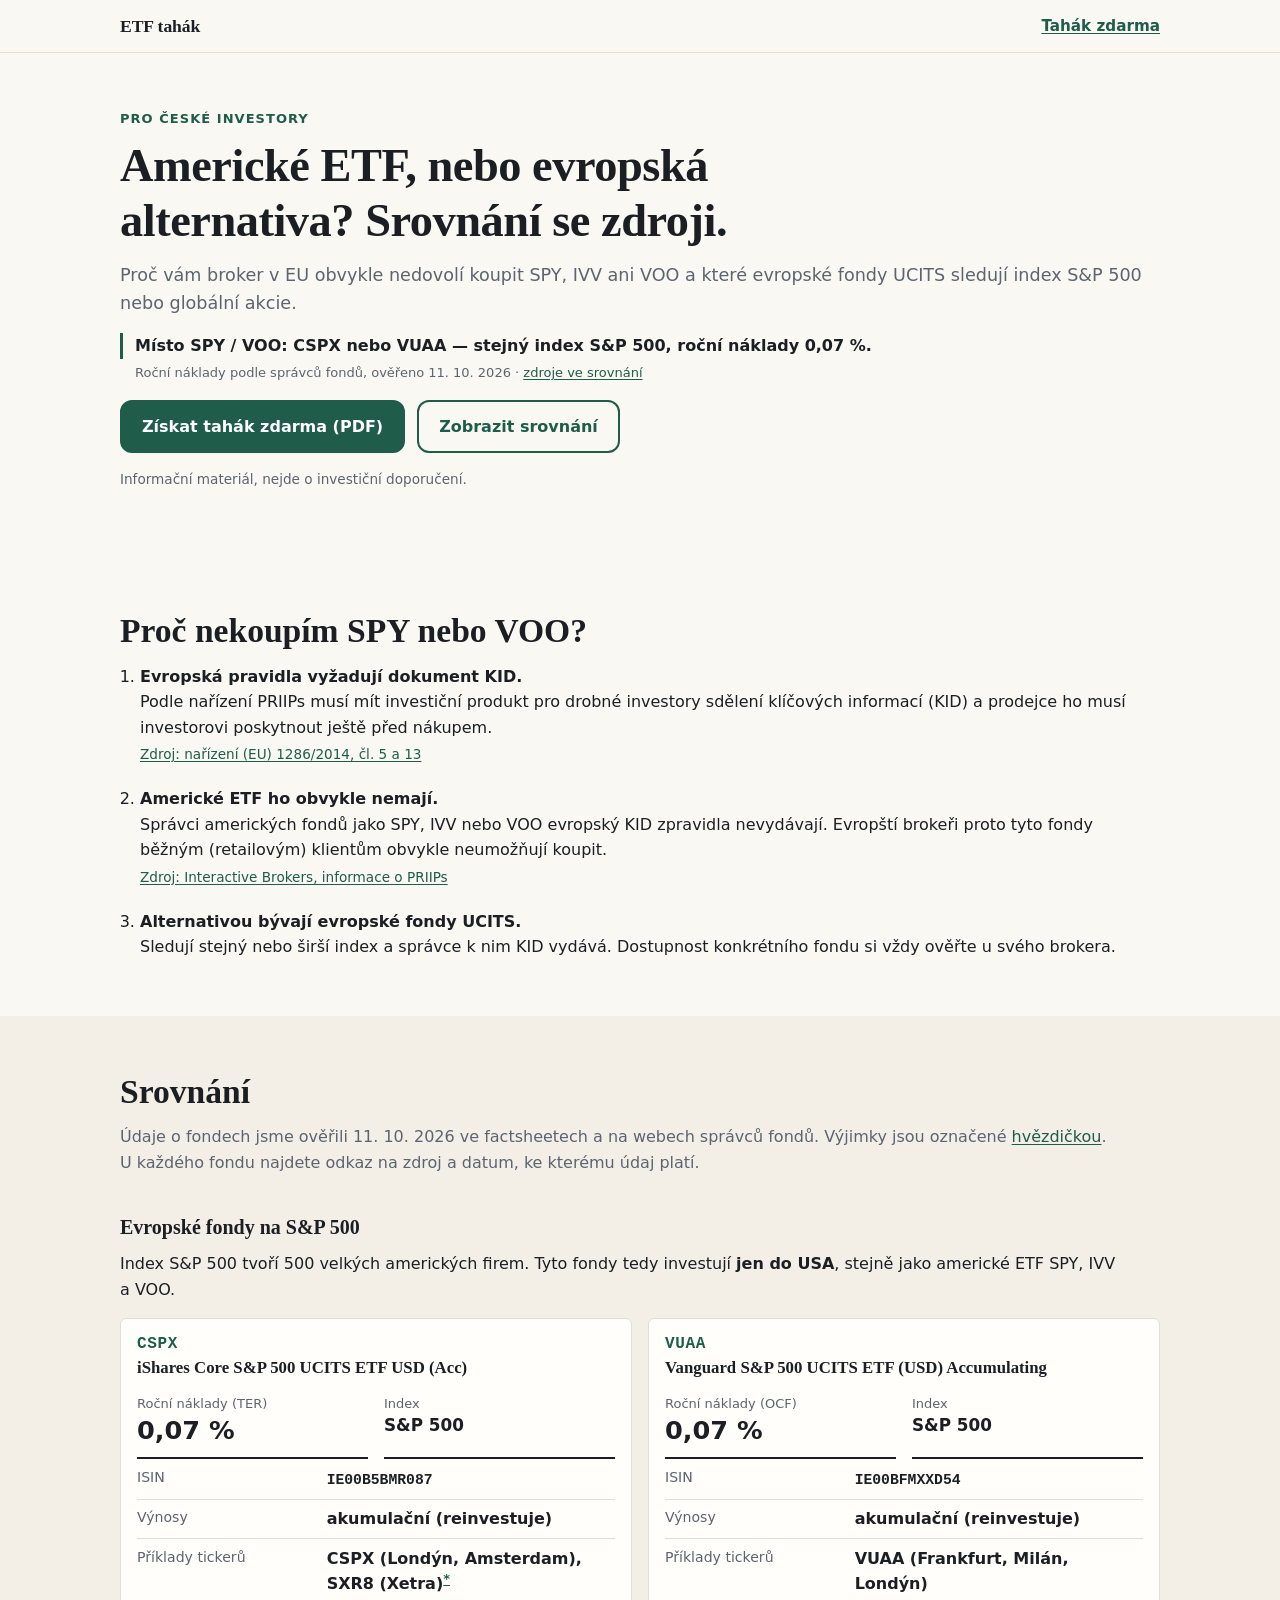
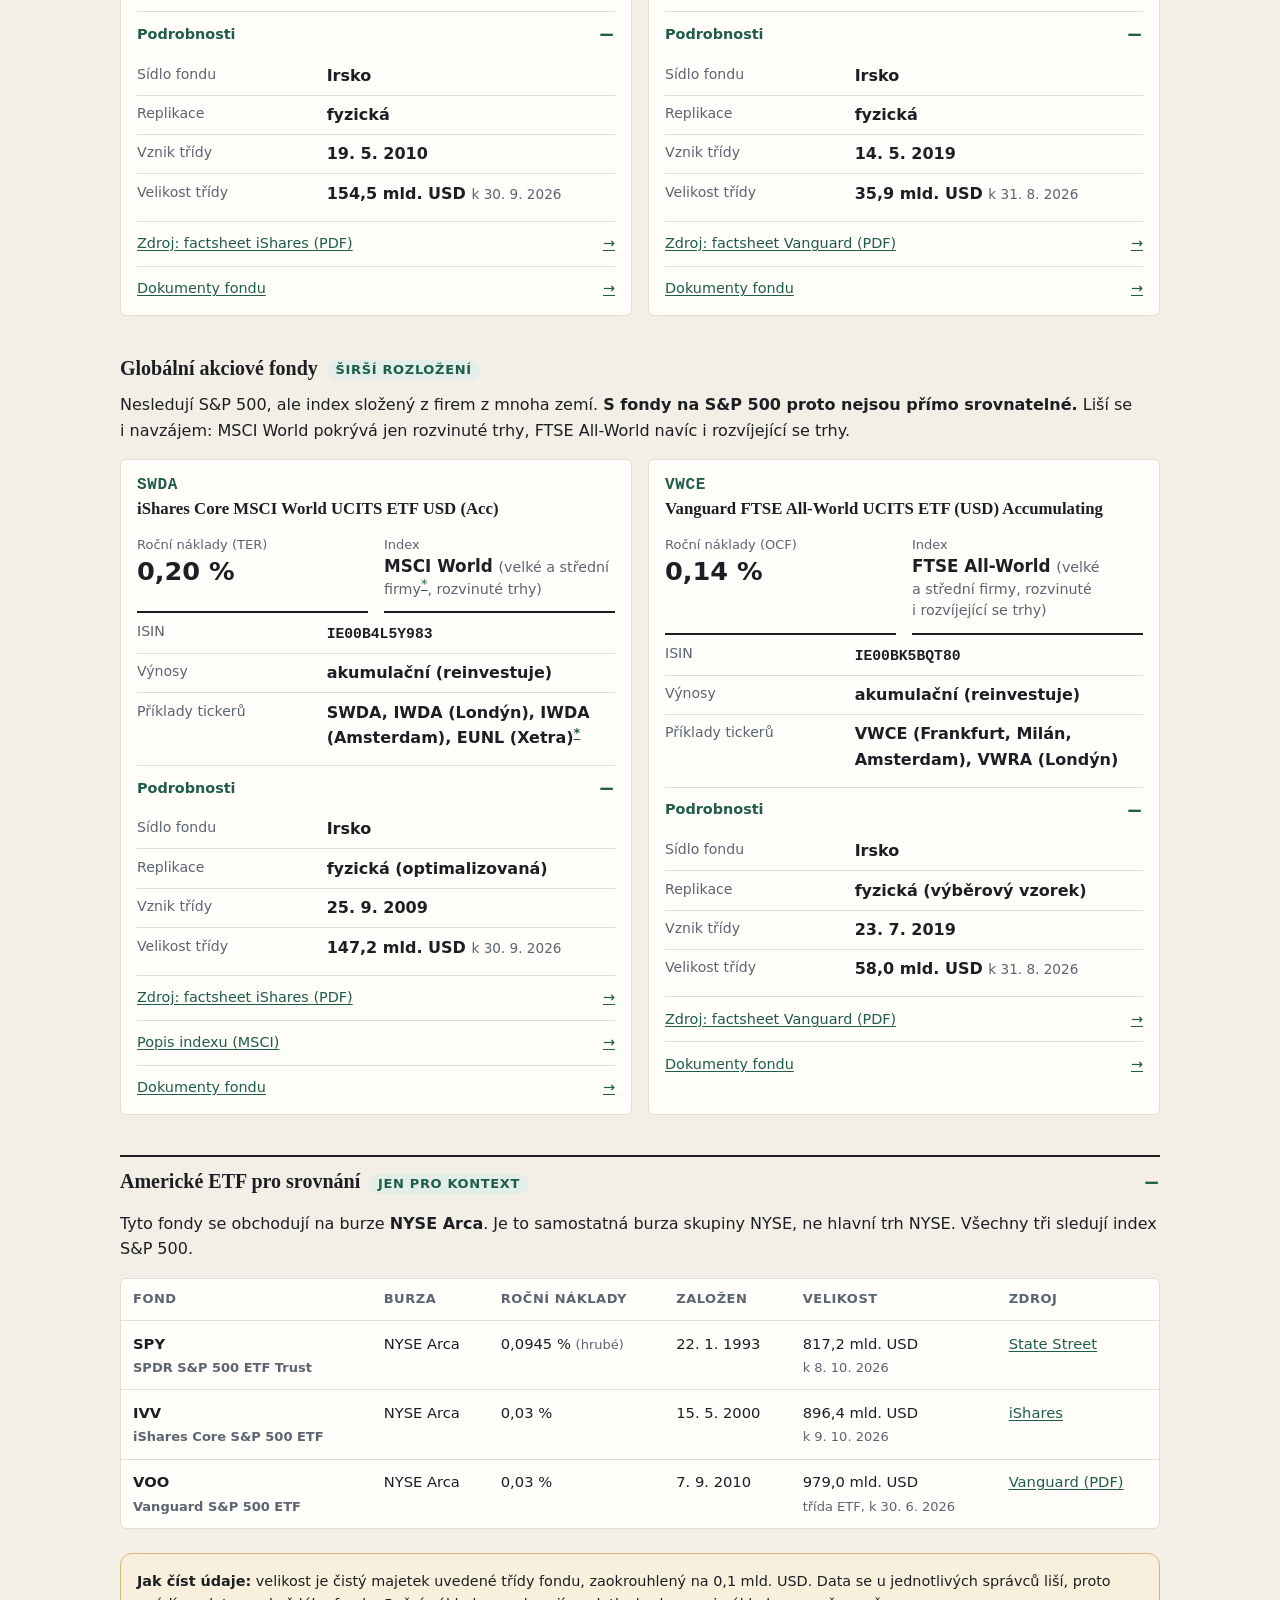
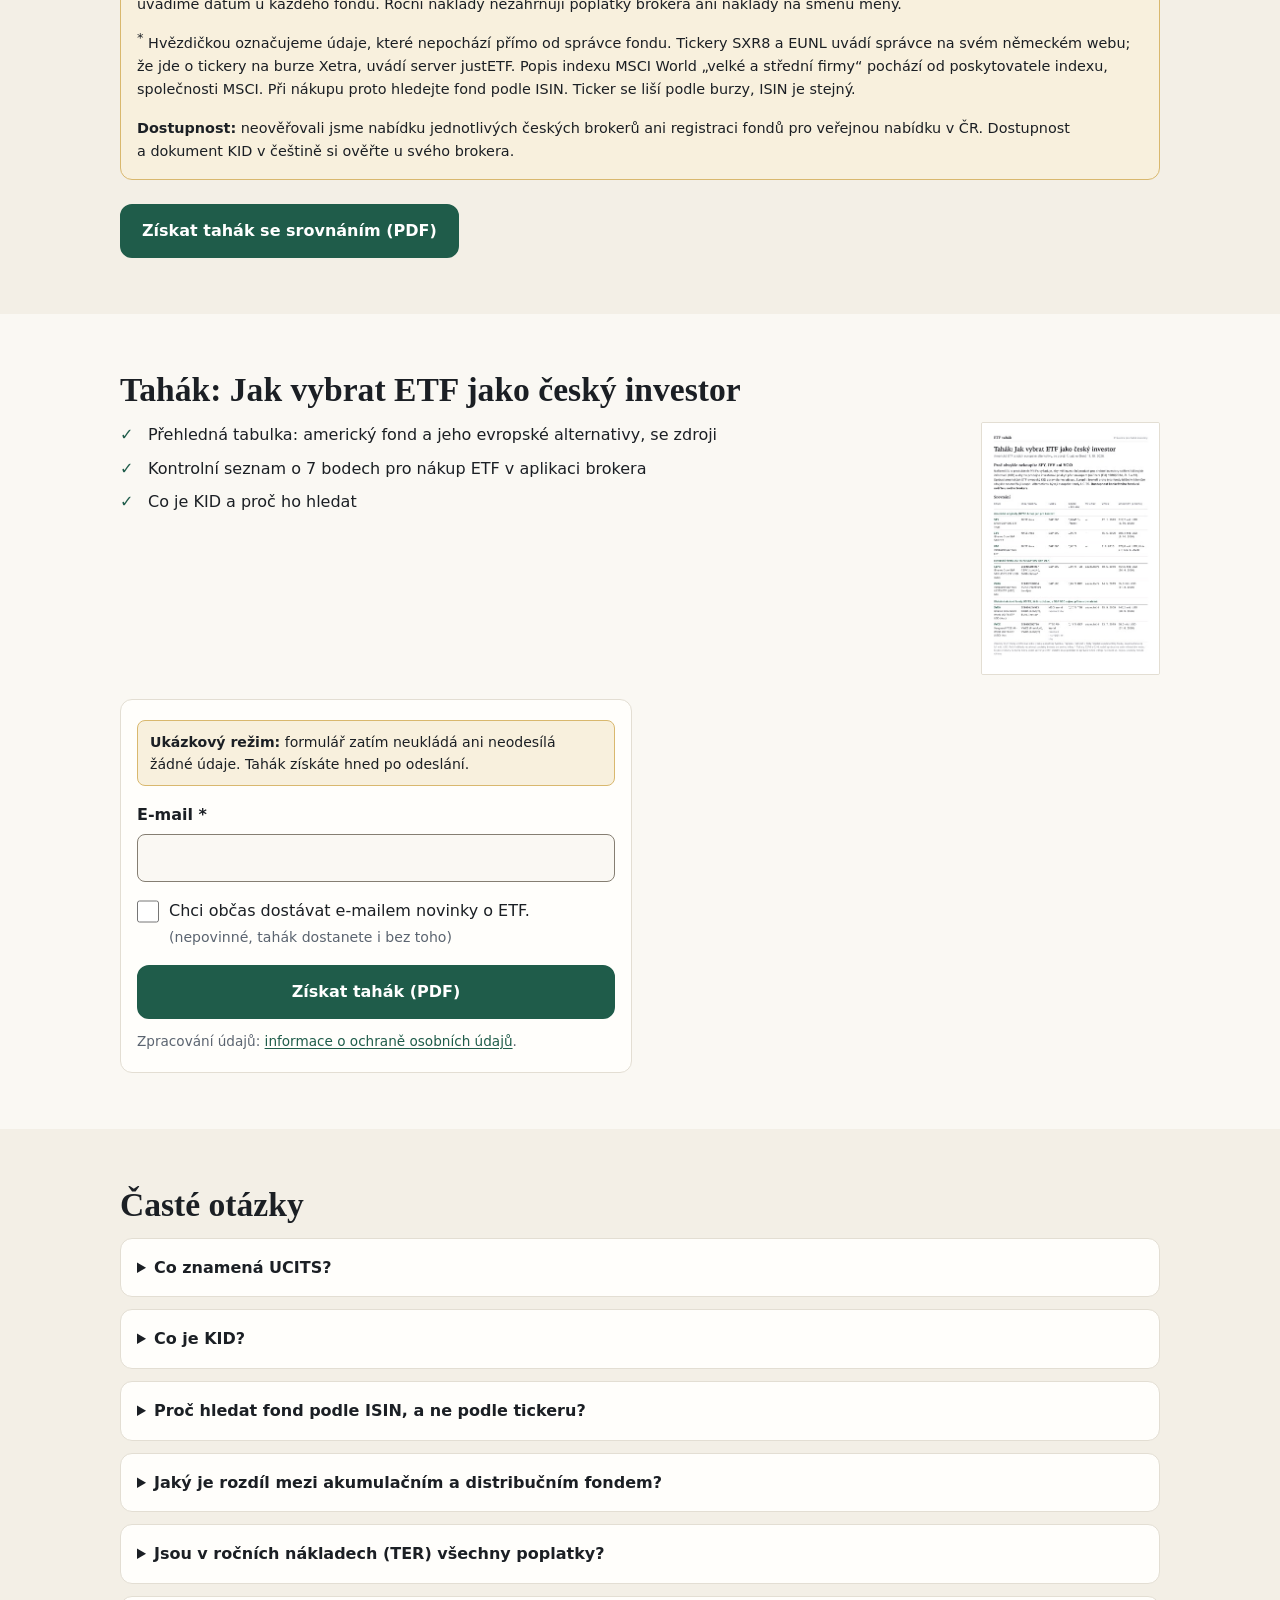
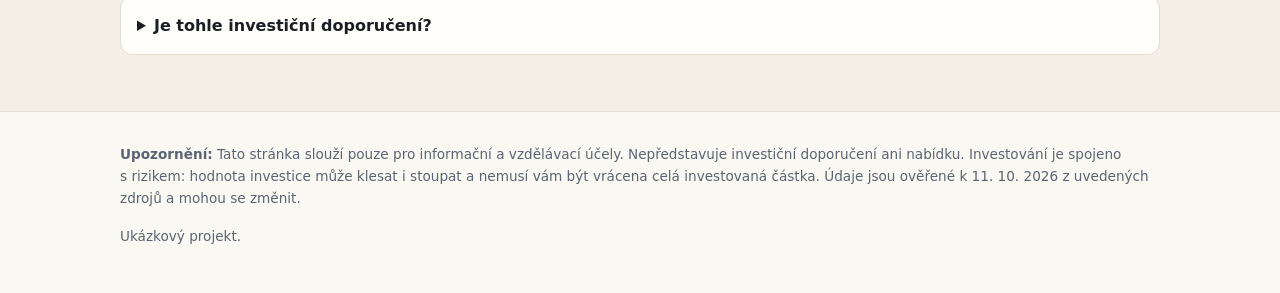
<file: index.html>
<!doctype html>
<html lang="cs">
<head>
  <meta charset="utf-8">
  <meta name="viewport" content="width=device-width, initial-scale=1, viewport-fit=cover">
  <title>Americké ETF, nebo evropská alternativa? | Srovnání pro české investory</title>
  <meta name="description" content="Proč evropští brokeři obvykle nenabízejí SPY, IVV ani VOO a jaké evropské fondy UCITS sledují S&amp;P 500 nebo globální akcie. Srovnání se zdroji a tahák v PDF zdarma.">
  <!-- Draft: keep out of search engines until the privacy details are confirmed. -->
  <meta name="robots" content="noindex">
  <link rel="icon" href="data:,">
  <meta name="color-scheme" content="light dark">
  <link rel="stylesheet" href="assets/styles.css">
  <script src="assets/app.js" defer></script>
  <!--
    Analytics (GoatCounter pixel, no cookies, no device storage). SWITCHED OFF:
    content is empty, so no request is ever sent. To switch on, set content to
    a real endpoint, e.g. https://<your-code>.goatcounter.com/count, and update
    ochrana-udaju.html first (see README "Funnel analytics").
  -->
  <meta name="goatcounter-endpoint" content="">
</head>
<body>
  <a class="skip-link" href="#obsah">Přeskočit na obsah</a>

  <header class="site-header">
    <div class="wrap">
      <span class="logo">ETF&nbsp;tahák</span>
      <a class="header-cta" href="#tahak" data-track="cta_click">Tahák zdarma</a>
    </div>
  </header>

  <main id="obsah">
    <!-- Hero -->
    <section class="hero">
      <div class="wrap">
        <p class="eyebrow">Pro české investory</p>
        <h1 id="hero-title" data-variant="default">Americké ETF, nebo evropská alternativa? Srovnání se zdroji.</h1>
        <p class="lead" id="hero-lead">Proč vám broker v&nbsp;EU obvykle nedovolí koupit SPY, IVV ani VOO a&nbsp;které evropské fondy UCITS sledují index S&amp;P&nbsp;500 nebo globální akcie.</p>
        <p class="hero-teaser" id="hero-teaser">Místo SPY / VOO: CSPX nebo VUAA — stejný index S&amp;P&nbsp;500, roční náklady 0,07&nbsp;%.</p>
        <p class="hero-teaser-src">Roční náklady podle správců fondů, ověřeno 11.&nbsp;10.&nbsp;2026 · <a href="#srovnani">zdroje ve srovnání</a></p>
        <div class="hero-actions">
          <a class="btn btn-primary" href="#tahak" data-track="cta_click">Získat tahák zdarma (PDF)</a>
          <a class="btn btn-ghost" href="#srovnani" data-track="compare_click">Zobrazit srovnání</a>
        </div>
        <p class="disclaimer-inline">Informační materiál, nejde o&nbsp;investiční doporučení.</p>
      </div>
    </section>

    <!-- Why US ETFs are usually unavailable -->
    <section class="section" id="proc" aria-labelledby="proc-title">
      <div class="wrap">
        <h2 id="proc-title">Proč nekoupím SPY nebo VOO?</h2>
        <ol class="steps">
          <li>
            <strong>Evropská pravidla vyžadují dokument KID.</strong>
            Podle nařízení PRIIPs musí mít investiční produkt pro drobné investory sdělení klíčových informací (KID) a&nbsp;prodejce ho musí investorovi poskytnout ještě před nákupem.
            <a class="src" href="https://eur-lex.europa.eu/eli/reg/2014/1286/oj" target="_blank" rel="noopener">Zdroj: nařízení (EU) 1286/2014, čl.&nbsp;5 a&nbsp;13</a>
          </li>
          <li>
            <strong>Americké ETF ho obvykle nemají.</strong>
            Správci amerických fondů jako SPY, IVV nebo VOO evropský KID zpravidla nevydávají. Evropští brokeři proto tyto fondy běžným (retailovým) klientům obvykle neumožňují koupit.
            <a class="src" href="https://ibkb.interactivebrokers.com/node/2993" target="_blank" rel="noopener">Zdroj: Interactive Brokers, informace o&nbsp;PRIIPs</a>
          </li>
          <li>
            <strong>Alternativou bývají evropské fondy UCITS.</strong>
            Sledují stejný nebo širší index a&nbsp;správce k&nbsp;nim KID vydává. Dostupnost konkrétního fondu si vždy ověřte u&nbsp;svého brokera.
          </li>
        </ol>
      </div>
    </section>

    <!-- Comparison -->
    <section class="section section-alt" id="srovnani" aria-labelledby="srovnani-title">
      <div class="wrap">
        <h2 id="srovnani-title">Srovnání</h2>
        <p class="section-note">Údaje o&nbsp;fondech jsme ověřili 11.&nbsp;10.&nbsp;2026 ve factsheetech a&nbsp;na webech správců fondů. Výjimky jsou označené <a href="#pozn-vyjimky">hvězdičkou</a>. U&nbsp;každého fondu najdete odkaz na zdroj a&nbsp;datum, ke kterému údaj platí.</p>

        <!-- UCITS: S&P 500 -->
        <h3 class="group-title">Evropské fondy na S&amp;P&nbsp;500</h3>
        <p>Index S&amp;P&nbsp;500 tvoří 500 velkých amerických firem. Tyto fondy tedy investují <strong>jen do USA</strong>, stejně jako americké ETF SPY, IVV a&nbsp;VOO.</p>
        <div class="cards">
          <article class="card" aria-labelledby="f-cspx">
            <h4 id="f-cspx"><span class="card-ticker">CSPX</span> iShares Core S&amp;P 500 UCITS ETF USD (Acc)</h4>
            <dl class="facts">
              <div class="fact-key"><dt>Roční náklady (TER)</dt><dd>0,07&nbsp;%</dd></div>
              <div class="fact-key"><dt>Index</dt><dd>S&amp;P 500</dd></div>
              <div><dt>ISIN</dt><dd><code>IE00B5BMR087</code></dd></div>
              <div><dt>Výnosy</dt><dd>akumulační (reinvestuje)</dd></div>
              <div><dt>Příklady tickerů</dt><dd>CSPX (Londýn, Amsterdam), SXR8 (Xetra)<sup><a href="#pozn-vyjimky">*</a></sup></dd></div>
            </dl>
            <details class="card-more" data-open-wide>
              <summary>Podrobnosti</summary>
              <dl class="facts">
                <div><dt>Sídlo fondu</dt><dd>Irsko</dd></div>
                <div><dt>Replikace</dt><dd>fyzická</dd></div>
                <div><dt>Vznik třídy</dt><dd>19.&nbsp;5.&nbsp;2010</dd></div>
                <div><dt>Velikost třídy</dt><dd>154,5&nbsp;mld.&nbsp;USD <small>k&nbsp;30.&nbsp;9.&nbsp;2026</small></dd></div>
              </dl>
            </details>
            <ul class="card-src">
              <li><a href="https://www.ishares.com/uk/individual/en/literature/fact-sheet/cspx-ishares-core-s-p-500-ucits-etf-fund-fact-sheet-en-gb.pdf" target="_blank" rel="noopener" data-track="source_click">Zdroj: factsheet iShares (PDF)</a></li>
              <li><a href="https://www.ishares.com/uk/individual/en/products/253743/ishares-sp-500-b-ucits-etf-acc-fund" target="_blank" rel="noopener" data-track="source_click">Dokumenty fondu</a></li>
            </ul>
          </article>

          <article class="card" aria-labelledby="f-vuaa">
            <h4 id="f-vuaa"><span class="card-ticker">VUAA</span> Vanguard S&amp;P 500 UCITS ETF (USD) Accumulating</h4>
            <dl class="facts">
              <div class="fact-key"><dt>Roční náklady (OCF)</dt><dd>0,07&nbsp;%</dd></div>
              <div class="fact-key"><dt>Index</dt><dd>S&amp;P 500</dd></div>
              <div><dt>ISIN</dt><dd><code>IE00BFMXXD54</code></dd></div>
              <div><dt>Výnosy</dt><dd>akumulační (reinvestuje)</dd></div>
              <div><dt>Příklady tickerů</dt><dd>VUAA (Frankfurt, Milán, Londýn)</dd></div>
            </dl>
            <details class="card-more" data-open-wide>
              <summary>Podrobnosti</summary>
              <dl class="facts">
                <div><dt>Sídlo fondu</dt><dd>Irsko</dd></div>
                <div><dt>Replikace</dt><dd>fyzická</dd></div>
                <div><dt>Vznik třídy</dt><dd>14.&nbsp;5.&nbsp;2019</dd></div>
                <div><dt>Velikost třídy</dt><dd>35,9&nbsp;mld.&nbsp;USD <small>k&nbsp;31.&nbsp;8.&nbsp;2026</small></dd></div>
              </dl>
            </details>
            <ul class="card-src">
              <li><a href="https://fund-docs.vanguard.com/SandP_500_UCITS_ETF_USD_Accumulating_9694_NETH_INT_DU.pdf" target="_blank" rel="noopener" data-track="source_click">Zdroj: factsheet Vanguard (PDF)</a></li>
              <li><a href="https://www.nl.vanguard/professional/product/etf/equity/9694/sp-500-ucits-etf-usd-accumulating" target="_blank" rel="noopener" data-track="source_click">Dokumenty fondu</a></li>
            </ul>
          </article>
        </div>

        <!-- UCITS: global -->
        <h3 class="group-title">Globální akciové fondy <span class="tag">širší rozložení</span></h3>
        <p>Nesledují S&amp;P&nbsp;500, ale index složený z&nbsp;firem z&nbsp;mnoha zemí. <strong>S&nbsp;fondy na S&amp;P&nbsp;500 proto nejsou přímo srovnatelné.</strong> Liší se i&nbsp;navzájem: MSCI World pokrývá jen rozvinuté trhy, FTSE All-World navíc i&nbsp;rozvíjející se trhy.</p>
        <div class="cards">
          <article class="card" aria-labelledby="f-swda">
            <h4 id="f-swda"><span class="card-ticker">SWDA</span> iShares Core MSCI World UCITS ETF USD (Acc)</h4>
            <dl class="facts">
              <div class="fact-key"><dt>Roční náklady (TER)</dt><dd>0,20&nbsp;%</dd></div>
              <div class="fact-key"><dt>Index</dt><dd>MSCI World <small>(velké a&nbsp;střední firmy<sup><a href="#pozn-vyjimky">*</a></sup>, rozvinuté trhy)</small></dd></div>
              <div><dt>ISIN</dt><dd><code>IE00B4L5Y983</code></dd></div>
              <div><dt>Výnosy</dt><dd>akumulační (reinvestuje)</dd></div>
              <div><dt>Příklady tickerů</dt><dd>SWDA, IWDA (Londýn), IWDA (Amsterdam), EUNL (Xetra)<sup><a href="#pozn-vyjimky">*</a></sup></dd></div>
            </dl>
            <details class="card-more" data-open-wide>
              <summary>Podrobnosti</summary>
              <dl class="facts">
                <div><dt>Sídlo fondu</dt><dd>Irsko</dd></div>
                <div><dt>Replikace</dt><dd>fyzická (optimalizovaná)</dd></div>
                <div><dt>Vznik třídy</dt><dd>25.&nbsp;9.&nbsp;2009</dd></div>
                <div><dt>Velikost třídy</dt><dd>147,2&nbsp;mld.&nbsp;USD <small>k&nbsp;30.&nbsp;9.&nbsp;2026</small></dd></div>
              </dl>
            </details>
            <ul class="card-src">
              <li><a href="https://www.ishares.com/uk/individual/en/literature/fact-sheet/swda-ishares-core-msci-world-ucits-etf-fund-fact-sheet-en-gb.pdf" target="_blank" rel="noopener" data-track="source_click">Zdroj: factsheet iShares (PDF)</a></li>
              <li><a href="https://www.msci.com/indexes/index/990100" target="_blank" rel="noopener" data-track="source_click">Popis indexu (MSCI)</a></li>
              <li><a href="https://www.ishares.com/uk/individual/en/products/251882/ishares-msci-world-ucits-etf-acc-fund" target="_blank" rel="noopener" data-track="source_click">Dokumenty fondu</a></li>
            </ul>
          </article>

          <article class="card" aria-labelledby="f-vwce">
            <h4 id="f-vwce"><span class="card-ticker">VWCE</span> Vanguard FTSE All-World UCITS ETF (USD) Accumulating</h4>
            <dl class="facts">
              <div class="fact-key"><dt>Roční náklady (OCF)</dt><dd>0,14&nbsp;%</dd></div>
              <div class="fact-key"><dt>Index</dt><dd>FTSE All-World <small>(velké a&nbsp;střední firmy, rozvinuté i&nbsp;rozvíjející se trhy)</small></dd></div>
              <div><dt>ISIN</dt><dd><code>IE00BK5BQT80</code></dd></div>
              <div><dt>Výnosy</dt><dd>akumulační (reinvestuje)</dd></div>
              <div><dt>Příklady tickerů</dt><dd>VWCE (Frankfurt, Milán, Amsterdam), VWRA (Londýn)</dd></div>
            </dl>
            <details class="card-more" data-open-wide>
              <summary>Podrobnosti</summary>
              <dl class="facts">
                <div><dt>Sídlo fondu</dt><dd>Irsko</dd></div>
                <div><dt>Replikace</dt><dd>fyzická (výběrový vzorek)</dd></div>
                <div><dt>Vznik třídy</dt><dd>23.&nbsp;7.&nbsp;2019</dd></div>
                <div><dt>Velikost třídy</dt><dd>58,0&nbsp;mld.&nbsp;USD <small>k&nbsp;31.&nbsp;8.&nbsp;2026</small></dd></div>
              </dl>
            </details>
            <ul class="card-src">
              <li><a href="https://fund-docs.vanguard.com/FTSE_All-World_UCITS_ETF_USD_Accumulating_9679_CH_RET_EN.pdf" target="_blank" rel="noopener" data-track="source_click">Zdroj: factsheet Vanguard (PDF)</a></li>
              <li><a href="https://www.vanguard.co.uk/professional/product/etf/equity/9679/ftse-all-world-ucits-etf-usd-accumulating" target="_blank" rel="noopener" data-track="source_click">Dokumenty fondu</a></li>
            </ul>
          </article>
        </div>

        <!-- US-listed ETFs: context only, in a disclosure after the UCITS funds.
             app.js opens it on wide screens. -->
        <details class="us-funds" id="americke-etf" data-open-wide>
          <summary><h3>Americké ETF pro srovnání <span class="tag">jen pro kontext</span></h3></summary>
          <p>Tyto fondy se obchodují na burze <strong>NYSE Arca</strong>. Je to samostatná burza skupiny NYSE, ne hlavní trh NYSE. Všechny tři sledují index S&amp;P&nbsp;500.</p>
          <div class="table-scroll" role="region" aria-label="Americké ETF na S&amp;P 500" tabindex="0">
            <table class="data-table">
              <thead>
                <tr>
                  <th scope="col">Fond</th>
                  <th scope="col">Burza</th>
                  <th scope="col">Roční náklady</th>
                  <th scope="col">Založen</th>
                  <th scope="col">Velikost</th>
                  <th scope="col">Zdroj</th>
                </tr>
              </thead>
              <tbody>
                <tr>
                  <th scope="row">SPY<br><small>SPDR S&amp;P 500 ETF Trust</small></th>
                  <td data-label="Burza">NYSE Arca</td>
                  <td data-label="Roční náklady">0,0945&nbsp;% <small>(hrubé)</small></td>
                  <td data-label="Založen">22.&nbsp;1.&nbsp;1993</td>
                  <td data-label="Velikost">817,2&nbsp;mld.&nbsp;USD<br><small>k&nbsp;8.&nbsp;10.&nbsp;2026</small></td>
                  <td data-label="Zdroj"><a href="https://www.ssga.com/us/en/intermediary/etfs/spdr-sp-500-etf-trust-spy" target="_blank" rel="noopener" data-track="source_click">State Street</a></td>
                </tr>
                <tr>
                  <th scope="row">IVV<br><small>iShares Core S&amp;P 500 ETF</small></th>
                  <td data-label="Burza">NYSE Arca</td>
                  <td data-label="Roční náklady">0,03&nbsp;%</td>
                  <td data-label="Založen">15.&nbsp;5.&nbsp;2000</td>
                  <td data-label="Velikost">896,4&nbsp;mld.&nbsp;USD<br><small>k&nbsp;9.&nbsp;10.&nbsp;2026</small></td>
                  <td data-label="Zdroj"><a href="https://www.ishares.com/us/products/239726/ishares-core-sp-500-etf" target="_blank" rel="noopener" data-track="source_click">iShares</a></td>
                </tr>
                <tr>
                  <th scope="row">VOO<br><small>Vanguard S&amp;P 500 ETF</small></th>
                  <td data-label="Burza">NYSE Arca</td>
                  <td data-label="Roční náklady">0,03&nbsp;%</td>
                  <td data-label="Založen">7.&nbsp;9.&nbsp;2010</td>
                  <td data-label="Velikost">979,0&nbsp;mld.&nbsp;USD<br><small>třída ETF, k&nbsp;30.&nbsp;6.&nbsp;2026</small></td>
                  <td data-label="Zdroj"><a href="https://fund-docs.vanguard.com/F0968.pdf" target="_blank" rel="noopener" data-track="source_click">Vanguard (PDF)</a></td>
                </tr>
              </tbody>
            </table>
          </div>
        </details>

        <div class="notes">
          <p><strong>Jak číst údaje:</strong> velikost je čistý majetek uvedené třídy fondu, zaokrouhlený na 0,1&nbsp;mld.&nbsp;USD. Data se u&nbsp;jednotlivých správců liší, proto uvádíme datum u&nbsp;každého fondu. Roční náklady nezahrnují poplatky brokera ani náklady na směnu měny.</p>
          <p id="pozn-vyjimky"><sup>*</sup> Hvězdičkou označujeme údaje, které nepochází přímo od správce fondu. Tickery SXR8 a&nbsp;EUNL uvádí správce na svém německém webu; že jde o&nbsp;tickery na burze Xetra, uvádí server justETF. Popis indexu MSCI World „velké a&nbsp;střední firmy“ pochází od poskytovatele indexu, společnosti MSCI. Při nákupu proto hledejte fond podle ISIN. Ticker se liší podle burzy, ISIN je stejný.</p>
          <p><strong>Dostupnost:</strong> neověřovali jsme nabídku jednotlivých českých brokerů ani registraci fondů pro veřejnou nabídku v&nbsp;ČR. Dostupnost a&nbsp;dokument KID v&nbsp;češtině si ověřte u&nbsp;svého brokera.</p>
        </div>

        <!-- After the comparison: the next step is the PDF, which contains this comparison. -->
        <p class="section-cta"><a class="btn btn-primary" href="#tahak" data-track="compare_cta_click">Získat tahák se srovnáním (PDF)</a></p>
      </div>
    </section>

    <!-- Lead magnet -->
    <section class="section" id="tahak" aria-labelledby="tahak-title">
      <div class="wrap">
        <h2 id="tahak-title">Tahák: Jak vybrat ETF jako český investor</h2>
        <div class="magnet">
          <ul class="ticks">
            <li>Přehledná tabulka: americký fond a&nbsp;jeho evropské alternativy, se zdroji</li>
            <li>Kontrolní seznam o&nbsp;7&nbsp;bodech pro nákup ETF v&nbsp;aplikaci brokera</li>
            <li>Co je KID a&nbsp;proč ho hledat</li>
          </ul>
          <img class="magnet-preview" src="assets/tahak-nahled.jpg" width="179" height="254" loading="lazy" decoding="async"
               alt="Náhled první strany taháku: srovnávací tabulka amerických ETF a&nbsp;evropských fondů UCITS s&nbsp;ročními náklady, daty vzniku a&nbsp;velikostí">
        </div>
        <!--
          Lead form. DEMO MODE: no data-netlify attribute, so Netlify registers
          no form and stores nothing. The controls sit in a fieldset that is
          disabled in the HTML: without JavaScript nothing can be typed or
          submitted, so no e-mail can leave the browser. assets/app.js enables
          it. To go live (only after the privacy page is completed), see README
          "Going live".
        -->
        <form id="lead-form" class="lead-form" name="lead" method="POST" action="/dekujeme.html"
              data-lead-mode="demo" netlify-honeypot="company" novalidate>
          <p class="demo-banner" data-demo-only>
            <strong>Ukázkový režim:</strong> formulář zatím neukládá ani neodesílá žádné údaje. Tahák získáte hned po odeslání.
          </p>
          <fieldset class="lead-fields" id="lead-fields" disabled>
          <input type="hidden" name="form-name" value="lead">
          <p class="hp" aria-hidden="true">
            <label>Nevyplňujte <input name="company" tabindex="-1" autocomplete="off"></label>
          </p>

          <div class="field">
            <label for="email">E-mail <span aria-hidden="true">*</span></label>
            <input id="email" name="email" type="email" inputmode="email" autocomplete="email" required
                   aria-describedby="email-error">
            <p class="field-error" id="email-error" hidden>Zadejte prosím platný e-mail, například jana@example.cz.</p>
          </div>
          <div class="field field-check">
            <input id="marketing_consent" name="marketing_consent" type="checkbox" value="yes">
            <label for="marketing_consent">Chci občas dostávat e-mailem novinky o&nbsp;ETF. <span class="optional">(nepovinné, tahák dostanete i&nbsp;bez toho)</span></label>
          </div>

          <!-- Attribution, filled in by assets/app.js -->
          <input type="hidden" name="utm_source">
          <input type="hidden" name="utm_medium">
          <input type="hidden" name="utm_campaign">
          <input type="hidden" name="utm_content">
          <input type="hidden" name="utm_term">
          <input type="hidden" name="gclid">
          <input type="hidden" name="fbclid">
          <input type="hidden" name="landing_variant">
          <input type="hidden" name="landing_url">
          <input type="hidden" name="referrer">
          <input type="hidden" name="time_to_submit_ms">

          <button class="btn btn-primary btn-block" type="submit">Získat tahák (PDF)</button>
          </fieldset>
          <p class="form-error" id="form-error" role="alert" hidden>Odeslání se nepovedlo. Zkontrolujte připojení a&nbsp;zkuste to prosím znovu.</p>
          <p class="form-note">Zpracování údajů: <a href="ochrana-udaju.html">informace o&nbsp;ochraně osobních údajů</a>.</p>
          <noscript><p class="form-note">Bez JavaScriptu formulář v&nbsp;ukázkovém režimu nefunguje. <a href="dekujeme.html">Tahák najdete zde.</a></p></noscript>
        </form>

        <div id="lead-success" class="lead-success" tabindex="-1" hidden>
          <h3>Hotovo, tahák je váš</h3>
          <p>Stáhněte si ho hned. Nic dalšího nemusíte dělat.</p>
          <a class="btn btn-primary btn-block" href="assets/tahak-etf.pdf" download data-track="magnet_download">Stáhnout tahák (PDF, 2&nbsp;strany)</a>
          <p class="form-note" data-demo-only>Ukázkový režim: žádné údaje nebyly uloženy.</p>
        </div>
      </div>
    </section>

    <!-- FAQ -->
    <section class="section section-alt" id="faq" aria-labelledby="faq-title">
      <div class="wrap">
        <h2 id="faq-title">Časté otázky</h2>
        <details>
          <summary>Co znamená UCITS?</summary>
          <p>UCITS je evropský regulační rámec pro investiční fondy. Všechny čtyři fondy ve srovnání jsou fondy UCITS se sídlem v&nbsp;Irsku.</p>
        </details>
        <details>
          <summary>Co je KID?</summary>
          <p>Sdělení klíčových informací (Key Information Document) je krátký standardizovaný dokument. Popisuje produkt, jeho rizika, náklady a&nbsp;možné scénáře vývoje. Pro drobné investory v&nbsp;EU ho vyžaduje nařízení PRIIPs.</p>
        </details>
        <details>
          <summary>Proč hledat fond podle ISIN, a&nbsp;ne podle tickeru?</summary>
          <p>Stejný fond může mít na různých burzách různé tickery (například CSPX v&nbsp;Londýně a&nbsp;SXR8 na Xetře<sup><a href="#pozn-vyjimky">*</a></sup>). ISIN fond jednoznačně určuje.</p>
        </details>
        <details>
          <summary>Jaký je rozdíl mezi akumulačním a&nbsp;distribučním fondem?</summary>
          <p>Akumulační fond výnosy (například dividendy) automaticky reinvestuje. Distribuční fond je vyplácí investorům. Všechny fondy ve srovnání jsou akumulační.</p>
        </details>
        <details>
          <summary>Jsou v&nbsp;ročních nákladech (TER) všechny poplatky?</summary>
          <p>Ne. K&nbsp;nákladům fondu se přidávají poplatky brokera, případná směna měny a&nbsp;rozdíl mezi nákupní a&nbsp;prodejní cenou.</p>
        </details>
        <details>
          <summary>Je tohle investiční doporučení?</summary>
          <p>Ne. Stránka slouží jen pro informační a&nbsp;vzdělávací účely. Nezohledňuje vaši finanční situaci, cíle ani zkušenosti.</p>
        </details>
      </div>
    </section>
  </main>

  <footer class="site-footer">
    <div class="wrap">
      <p><strong>Upozornění:</strong> Tato stránka slouží pouze pro informační a&nbsp;vzdělávací účely. Nepředstavuje investiční doporučení ani nabídku. Investování je spojeno s&nbsp;rizikem: hodnota investice může klesat i&nbsp;stoupat a&nbsp;nemusí vám být vrácena celá investovaná částka. Údaje jsou ověřené k&nbsp;11.&nbsp;10.&nbsp;2026 z&nbsp;uvedených zdrojů a&nbsp;mohou se změnit.</p>
      <p>Ukázkový projekt.</p>
    </div>
  </footer>
</body>
</html>
</file>
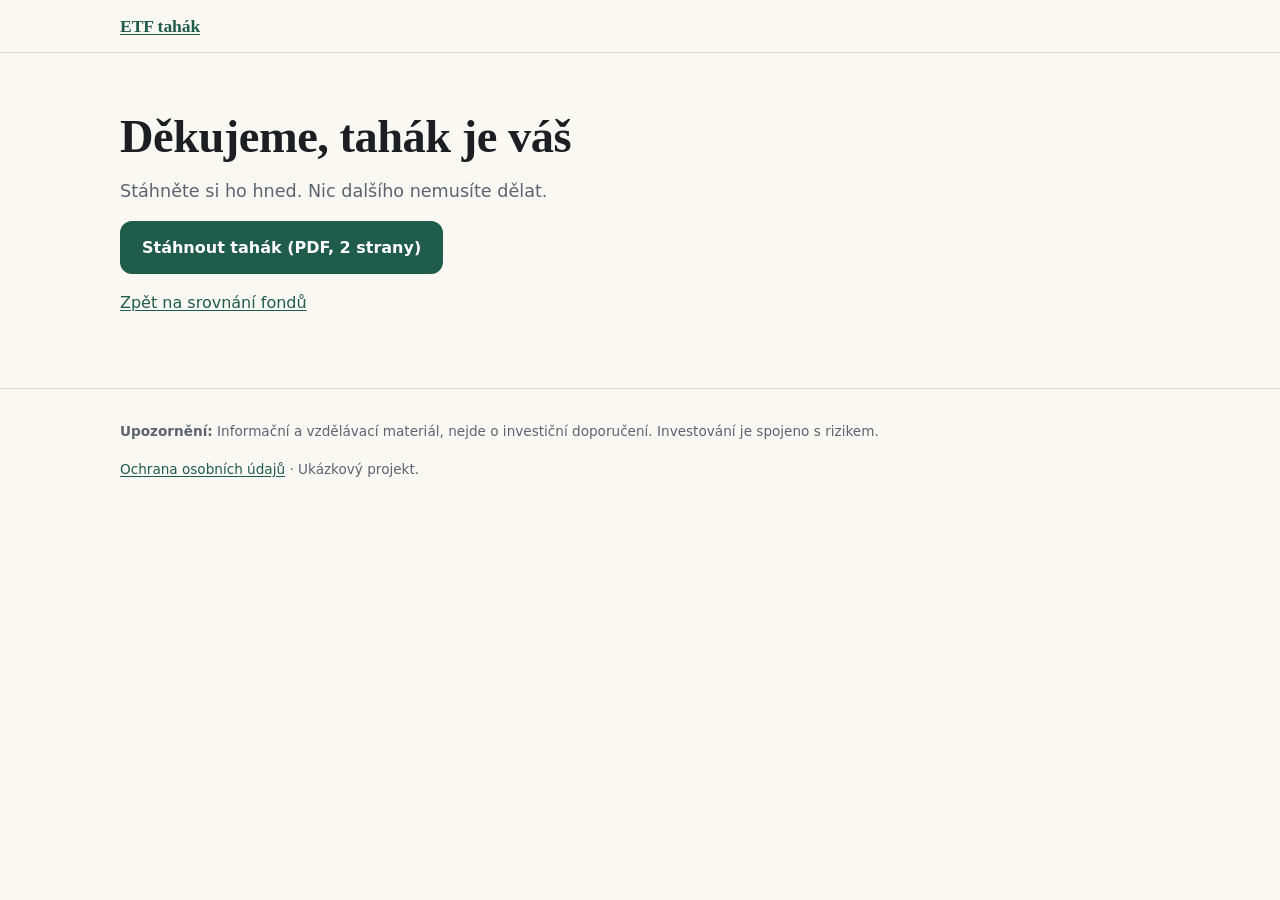
<file: dekujeme.html>
<!doctype html>
<html lang="cs">
<head>
  <meta charset="utf-8">
  <meta name="viewport" content="width=device-width, initial-scale=1, viewport-fit=cover">
  <title>Děkujeme, tahák je váš | ETF tahák</title>
  <meta name="robots" content="noindex">
  <link rel="icon" href="data:,">
  <meta name="color-scheme" content="light dark">
  <link rel="stylesheet" href="assets/styles.css">
  <script src="assets/app.js" defer></script>
  <!--
    Analytics (GoatCounter pixel, no cookies, no device storage). SWITCHED OFF:
    content is empty, so no request is ever sent. To switch on, set content to
    a real endpoint, e.g. https://<your-code>.goatcounter.com/count, and update
    ochrana-udaju.html first (see README "Funnel analytics").
  -->
  <meta name="goatcounter-endpoint" content="">
</head>
<body>
  <header class="site-header">
    <div class="wrap">
      <a class="logo" href="./">ETF&nbsp;tahák</a>
    </div>
  </header>

  <main id="obsah">
    <section class="section">
      <div class="wrap">
        <h1>Děkujeme, tahák je váš</h1>
        <p class="lead">Stáhněte si ho hned. Nic dalšího nemusíte dělat.</p>
        <p><a class="btn btn-primary" href="assets/tahak-etf.pdf" download data-track="magnet_download">Stáhnout tahák (PDF, 2&nbsp;strany)</a></p>
        <p><a href="./#srovnani">Zpět na srovnání fondů</a></p>
      </div>
    </section>
  </main>

  <footer class="site-footer">
    <div class="wrap">
      <p><strong>Upozornění:</strong> Informační a&nbsp;vzdělávací materiál, nejde o&nbsp;investiční doporučení. Investování je spojeno s&nbsp;rizikem.</p>
      <p><a href="ochrana-udaju.html">Ochrana osobních údajů</a> · Ukázkový projekt.</p>
    </div>
  </footer>
</body>
</html>
</file>
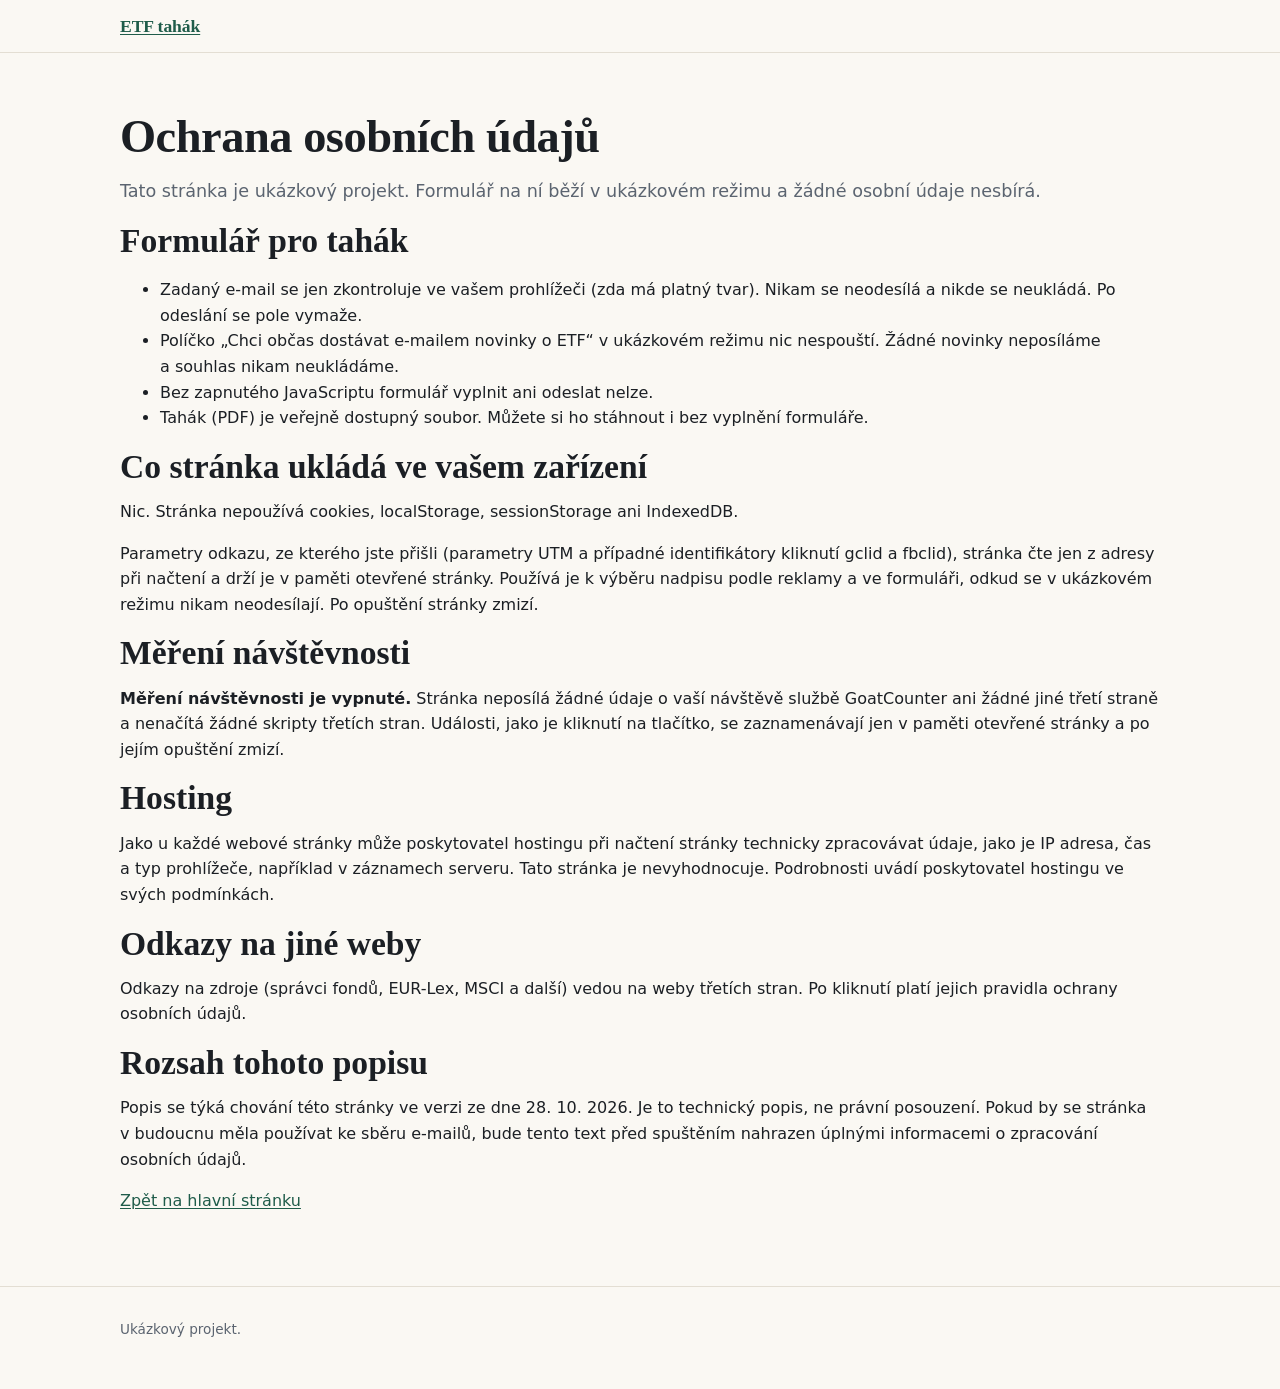
<file: ochrana-udaju.html>
<!doctype html>
<html lang="cs">
<head>
  <meta charset="utf-8">
  <meta name="viewport" content="width=device-width, initial-scale=1, viewport-fit=cover">
  <title>Ochrana osobních údajů | ETF tahák</title>
  <meta name="robots" content="noindex">
  <link rel="icon" href="data:,">
  <meta name="color-scheme" content="light dark">
  <link rel="stylesheet" href="assets/styles.css">
</head>
<body>
  <header class="site-header">
    <div class="wrap">
      <a class="logo" href="./">ETF&nbsp;tahák</a>
    </div>
  </header>

  <main id="obsah">
    <section class="section">
      <div class="wrap prose">
        <h1>Ochrana osobních údajů</h1>
        <p class="lead">Tato stránka je ukázkový projekt. Formulář na ní běží v&nbsp;ukázkovém režimu a&nbsp;žádné osobní údaje nesbírá.</p>

        <h2>Formulář pro tahák</h2>
        <ul>
          <li>Zadaný e-mail se jen zkontroluje ve vašem prohlížeči (zda má platný tvar). Nikam se neodesílá a&nbsp;nikde se neukládá. Po odeslání se pole vymaže.</li>
          <li>Políčko „Chci občas dostávat e-mailem novinky o&nbsp;ETF“ v&nbsp;ukázkovém režimu nic nespouští. Žádné novinky neposíláme a&nbsp;souhlas nikam neukládáme.</li>
          <li>Bez zapnutého JavaScriptu formulář vyplnit ani odeslat nelze.</li>
          <li>Tahák (PDF) je veřejně dostupný soubor. Můžete si ho stáhnout i&nbsp;bez vyplnění formuláře.</li>
        </ul>

        <h2>Co stránka ukládá ve vašem zařízení</h2>
        <p>Nic. Stránka nepoužívá cookies, localStorage, sessionStorage ani IndexedDB.</p>
        <p>Parametry odkazu, ze kterého jste přišli (parametry UTM a&nbsp;případné identifikátory kliknutí gclid a&nbsp;fbclid), stránka čte jen z&nbsp;adresy při načtení a&nbsp;drží je v&nbsp;paměti otevřené stránky. Používá je k&nbsp;výběru nadpisu podle reklamy a&nbsp;ve formuláři, odkud se v&nbsp;ukázkovém režimu nikam neodesílají. Po opuštění stránky zmizí.</p>

        <h2>Měření návštěvnosti</h2>
        <p><strong>Měření návštěvnosti je vypnuté.</strong> Stránka neposílá žádné údaje o&nbsp;vaší návštěvě službě GoatCounter ani žádné jiné třetí straně a&nbsp;nenačítá žádné skripty třetích stran. Události, jako je kliknutí na tlačítko, se zaznamenávají jen v&nbsp;paměti otevřené stránky a&nbsp;po jejím opuštění zmizí.</p>

        <h2>Hosting</h2>
        <p>Jako u&nbsp;každé webové stránky může poskytovatel hostingu při načtení stránky technicky zpracovávat údaje, jako je IP adresa, čas a&nbsp;typ prohlížeče, například v&nbsp;záznamech serveru. Tato stránka je nevyhodnocuje. Podrobnosti uvádí poskytovatel hostingu ve svých podmínkách.</p>

        <h2>Odkazy na jiné weby</h2>
        <p>Odkazy na zdroje (správci fondů, EUR-Lex, MSCI a&nbsp;další) vedou na weby třetích stran. Po kliknutí platí jejich pravidla ochrany osobních údajů.</p>

        <h2>Rozsah tohoto popisu</h2>
        <p>Popis se týká chování této stránky ve verzi ze dne 28.&nbsp;10.&nbsp;2026. Je to technický popis, ne právní posouzení. Pokud by se stránka v&nbsp;budoucnu měla používat ke sběru e-mailů, bude tento text před spuštěním nahrazen úplnými informacemi o&nbsp;zpracování osobních údajů.</p>

        <p><a href="./">Zpět na hlavní stránku</a></p>
      </div>
    </section>
  </main>

  <footer class="site-footer">
    <div class="wrap"><p>Ukázkový projekt.</p></div>
  </footer>
</body>
</html>
</file>
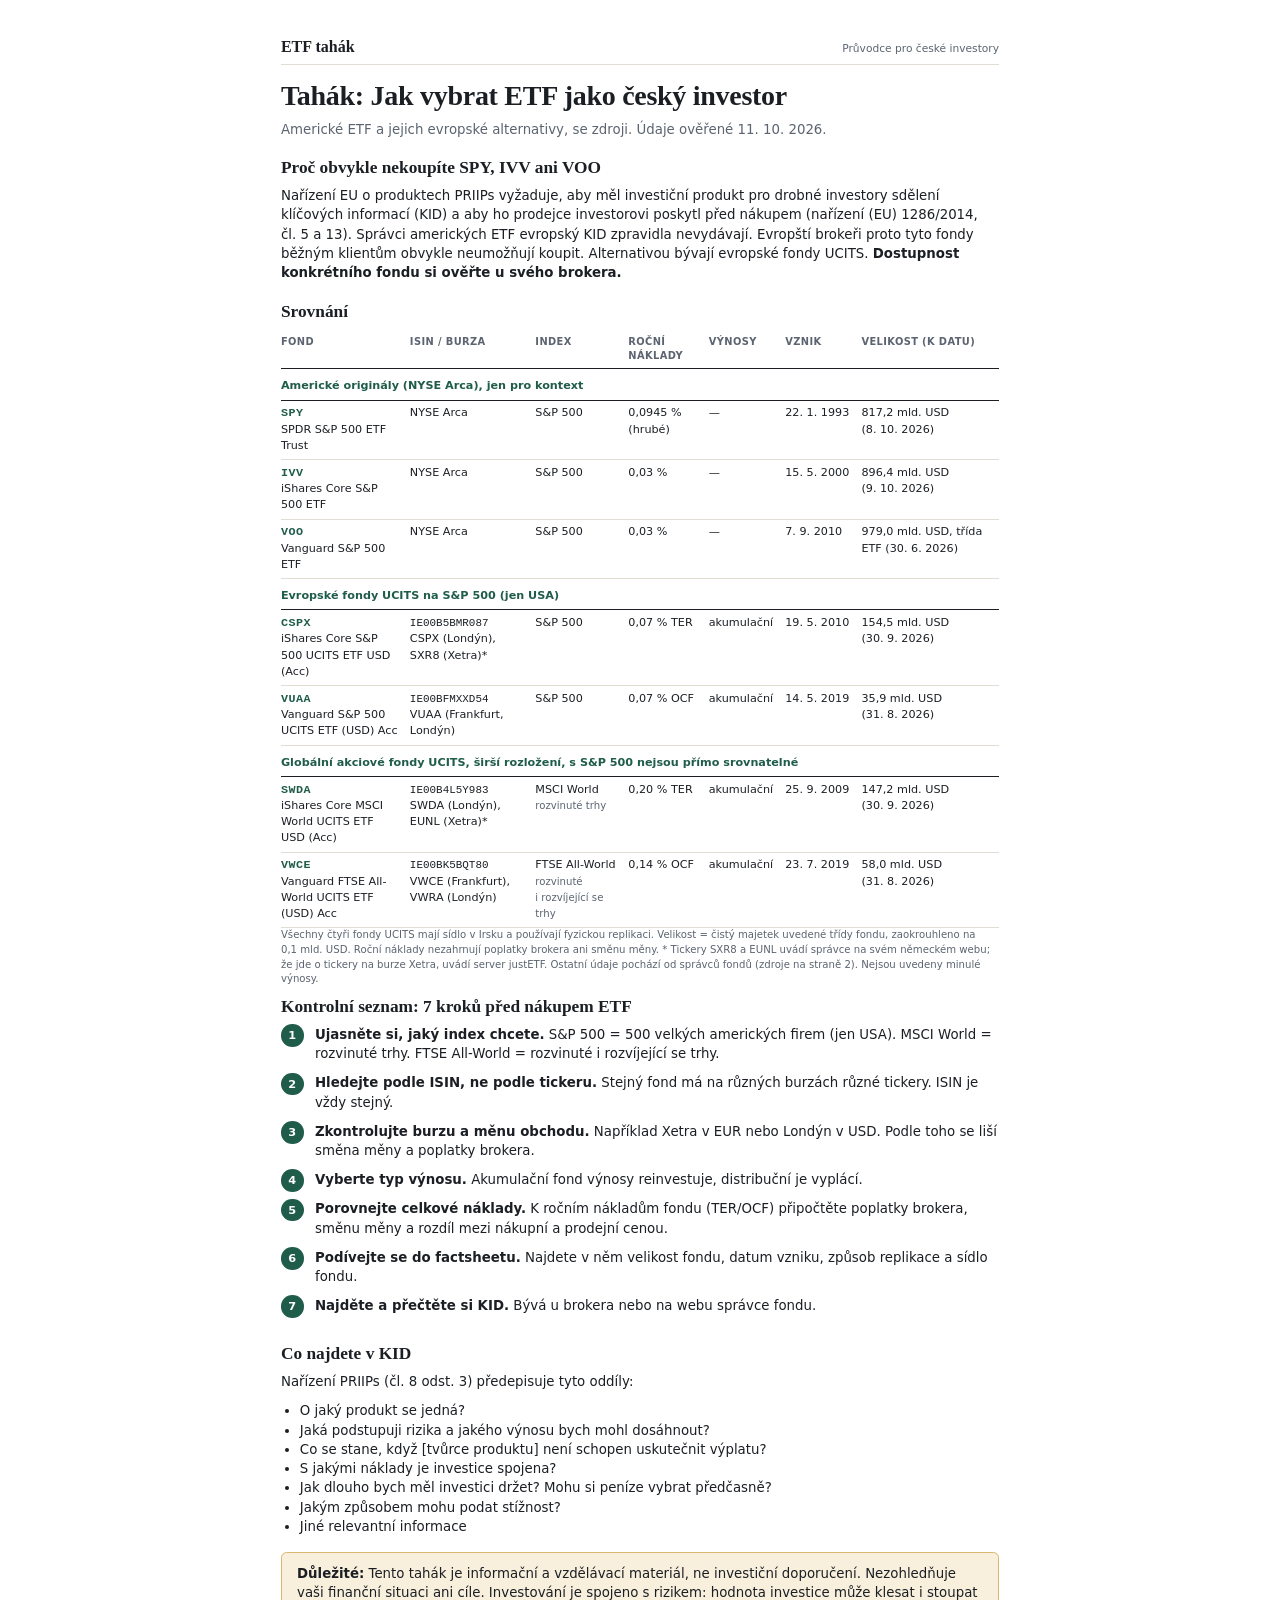
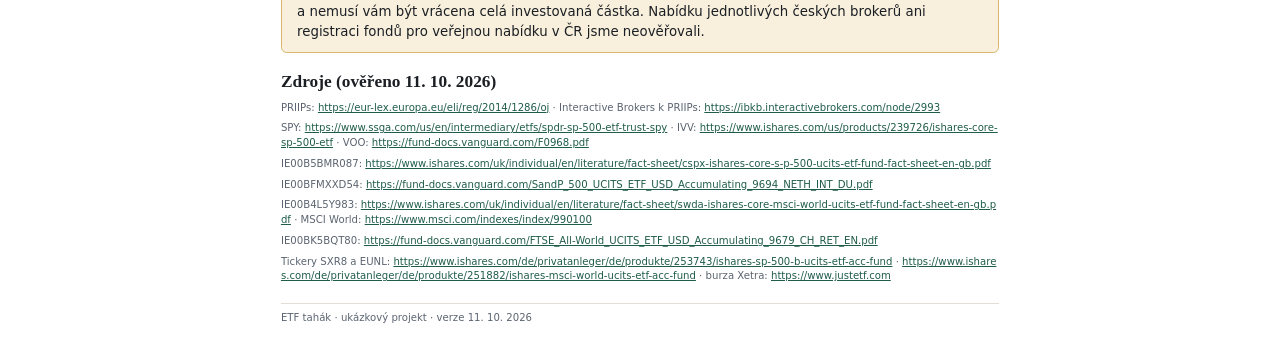
<file: tahak.html>
<!doctype html>
<html lang="cs">
<head>
  <meta charset="utf-8">
  <meta name="viewport" content="width=device-width, initial-scale=1">
  <title>Tahák: Jak vybrat ETF jako český investor</title>
  <meta name="robots" content="noindex">
  <link rel="icon" href="data:,">
  <!-- Source of assets/tahak-etf.pdf. Print-only layout (A4), light colours. -->
  <link rel="stylesheet" href="assets/tahak.css">
</head>
<body>

<section class="page">
  <div class="brand"><strong>ETF tahák</strong><span>Průvodce pro české investory</span></div>
  <h1>Tahák: Jak vybrat ETF jako český investor</h1>
  <p class="sub">Americké ETF a&nbsp;jejich evropské alternativy, se zdroji. Údaje ověřené 11.&nbsp;10.&nbsp;2026.</p>

  <h2>Proč obvykle nekoupíte SPY, IVV ani VOO</h2>
  <p>Nařízení EU o&nbsp;produktech PRIIPs vyžaduje, aby měl investiční produkt pro drobné investory sdělení klíčových informací (KID) a&nbsp;aby ho prodejce investorovi poskytl před nákupem (nařízení (EU) 1286/2014, čl.&nbsp;5 a&nbsp;13). Správci amerických ETF evropský KID zpravidla nevydávají. Evropští brokeři proto tyto fondy běžným klientům obvykle neumožňují koupit. Alternativou bývají evropské fondy UCITS. <strong>Dostupnost konkrétního fondu si ověřte u&nbsp;svého brokera.</strong></p>

  <h2>Srovnání</h2>
  <table>
    <thead>
      <tr><th>Fond</th><th>ISIN / burza</th><th>Index</th><th>Roční náklady</th><th>Výnosy</th><th>Vznik</th><th>Velikost (k&nbsp;datu)</th></tr>
    </thead>
    <tbody>
      <tr class="grp"><td colspan="7">Americké originály (NYSE Arca), jen pro kontext</td></tr>
      <tr><td><span class="tk">SPY</span><br>SPDR S&amp;P 500 ETF Trust</td><td>NYSE Arca</td><td>S&amp;P 500</td><td>0,0945&nbsp;% (hrubé)</td><td>—</td><td>22.&nbsp;1.&nbsp;1993</td><td>817,2&nbsp;mld.&nbsp;USD (8.&nbsp;10.&nbsp;2026)</td></tr>
      <tr><td><span class="tk">IVV</span><br>iShares Core S&amp;P 500 ETF</td><td>NYSE Arca</td><td>S&amp;P 500</td><td>0,03&nbsp;%</td><td>—</td><td>15.&nbsp;5.&nbsp;2000</td><td>896,4&nbsp;mld.&nbsp;USD (9.&nbsp;10.&nbsp;2026)</td></tr>
      <tr><td><span class="tk">VOO</span><br>Vanguard S&amp;P 500 ETF</td><td>NYSE Arca</td><td>S&amp;P 500</td><td>0,03&nbsp;%</td><td>—</td><td>7.&nbsp;9.&nbsp;2010</td><td>979,0&nbsp;mld.&nbsp;USD, třída ETF (30.&nbsp;6.&nbsp;2026)</td></tr>

      <tr class="grp"><td colspan="7">Evropské fondy UCITS na S&amp;P 500 (jen USA)</td></tr>
      <tr><td><span class="tk">CSPX</span><br>iShares Core S&amp;P 500 UCITS ETF USD (Acc)</td><td><code>IE00B5BMR087</code><br>CSPX (Londýn), SXR8 (Xetra)*</td><td>S&amp;P 500</td><td>0,07&nbsp;% TER</td><td>akumulační</td><td>19.&nbsp;5.&nbsp;2010</td><td>154,5&nbsp;mld.&nbsp;USD (30.&nbsp;9.&nbsp;2026)</td></tr>
      <tr><td><span class="tk">VUAA</span><br>Vanguard S&amp;P 500 UCITS ETF (USD) Acc</td><td><code>IE00BFMXXD54</code><br>VUAA (Frankfurt, Londýn)</td><td>S&amp;P 500</td><td>0,07&nbsp;% OCF</td><td>akumulační</td><td>14.&nbsp;5.&nbsp;2019</td><td>35,9&nbsp;mld.&nbsp;USD (31.&nbsp;8.&nbsp;2026)</td></tr>

      <tr class="grp"><td colspan="7">Globální akciové fondy UCITS, širší rozložení, s&nbsp;S&amp;P 500 nejsou přímo srovnatelné</td></tr>
      <tr><td><span class="tk">SWDA</span><br>iShares Core MSCI World UCITS ETF USD (Acc)</td><td><code>IE00B4L5Y983</code><br>SWDA (Londýn), EUNL (Xetra)*</td><td>MSCI World<br><small>rozvinuté trhy</small></td><td>0,20&nbsp;% TER</td><td>akumulační</td><td>25.&nbsp;9.&nbsp;2009</td><td>147,2&nbsp;mld.&nbsp;USD (30.&nbsp;9.&nbsp;2026)</td></tr>
      <tr><td><span class="tk">VWCE</span><br>Vanguard FTSE All-World UCITS ETF (USD) Acc</td><td><code>IE00BK5BQT80</code><br>VWCE (Frankfurt), VWRA (Londýn)</td><td>FTSE All-World<br><small>rozvinuté i&nbsp;rozvíjející se trhy</small></td><td>0,14&nbsp;% OCF</td><td>akumulační</td><td>23.&nbsp;7.&nbsp;2019</td><td>58,0&nbsp;mld.&nbsp;USD (31.&nbsp;8.&nbsp;2026)</td></tr>
    </tbody>
  </table>
  <p class="note">Všechny čtyři fondy UCITS mají sídlo v&nbsp;Irsku a&nbsp;používají fyzickou replikaci. Velikost = čistý majetek uvedené třídy fondu, zaokrouhleno na 0,1&nbsp;mld.&nbsp;USD. Roční náklady nezahrnují poplatky brokera ani směnu měny. * Tickery SXR8 a&nbsp;EUNL uvádí správce na svém německém webu; že jde o&nbsp;tickery na burze Xetra, uvádí server justETF. Ostatní údaje pochází od správců fondů (zdroje na straně&nbsp;2). Nejsou uvedeny minulé výnosy.</p>
</section>

<section class="page">
  <h2 class="page-top">Kontrolní seznam: 7 kroků před nákupem ETF</h2>
  <ol class="check">
    <li><strong>Ujasněte si, jaký index chcete.</strong> S&amp;P 500 = 500 velkých amerických firem (jen USA). MSCI World = rozvinuté trhy. FTSE All-World = rozvinuté i&nbsp;rozvíjející se trhy.</li>
    <li><strong>Hledejte podle ISIN, ne podle tickeru.</strong> Stejný fond má na různých burzách různé tickery. ISIN je vždy stejný.</li>
    <li><strong>Zkontrolujte burzu a&nbsp;měnu obchodu.</strong> Například Xetra v&nbsp;EUR nebo Londýn v&nbsp;USD. Podle toho se liší směna měny a&nbsp;poplatky brokera.</li>
    <li><strong>Vyberte typ výnosu.</strong> Akumulační fond výnosy reinvestuje, distribuční je vyplácí.</li>
    <li><strong>Porovnejte celkové náklady.</strong> K&nbsp;ročním nákladům fondu (TER/OCF) připočtěte poplatky brokera, směnu měny a&nbsp;rozdíl mezi nákupní a&nbsp;prodejní cenou.</li>
    <li><strong>Podívejte se do factsheetu.</strong> Najdete v&nbsp;něm velikost fondu, datum vzniku, způsob replikace a&nbsp;sídlo fondu.</li>
    <li><strong>Najděte a&nbsp;přečtěte si KID.</strong> Bývá u&nbsp;brokera nebo na webu správce fondu.</li>
  </ol>

  <h2>Co najdete v&nbsp;KID</h2>
  <p>Nařízení PRIIPs (čl.&nbsp;8 odst.&nbsp;3) předepisuje tyto oddíly:</p>
  <ul class="kid">
    <li>O jaký produkt se jedná?</li>
    <li>Jaká podstupuji rizika a&nbsp;jakého výnosu bych mohl dosáhnout?</li>
    <li>Co se stane, když [tvůrce produktu] není schopen uskutečnit výplatu?</li>
    <li>S jakými náklady je investice spojena?</li>
    <li>Jak dlouho bych měl investici držet? Mohu si peníze vybrat předčasně?</li>
    <li>Jakým způsobem mohu podat stížnost?</li>
    <li>Jiné relevantní informace</li>
  </ul>

  <div class="box">
    <strong>Důležité:</strong> Tento tahák je informační a&nbsp;vzdělávací materiál, ne investiční doporučení. Nezohledňuje vaši finanční situaci ani cíle. Investování je spojeno s&nbsp;rizikem: hodnota investice může klesat i&nbsp;stoupat a&nbsp;nemusí vám být vrácena celá investovaná částka. Nabídku jednotlivých českých brokerů ani registraci fondů pro veřejnou nabídku v&nbsp;ČR jsme neověřovali.
  </div>

  <h2>Zdroje (ověřeno 11.&nbsp;10.&nbsp;2026)</h2>
  <div class="src note">
    <p>PRIIPs: <a href="https://eur-lex.europa.eu/eli/reg/2014/1286/oj">https://eur-lex.europa.eu/eli/reg/2014/1286/oj</a> · Interactive Brokers k&nbsp;PRIIPs: <a href="https://ibkb.interactivebrokers.com/node/2993">https://ibkb.interactivebrokers.com/node/2993</a></p>
    <p>SPY: <a href="https://www.ssga.com/us/en/intermediary/etfs/spdr-sp-500-etf-trust-spy">https://www.ssga.com/us/en/intermediary/etfs/spdr-sp-500-etf-trust-spy</a> · IVV: <a href="https://www.ishares.com/us/products/239726/ishares-core-sp-500-etf">https://www.ishares.com/us/products/239726/ishares-core-sp-500-etf</a> · VOO: <a href="https://fund-docs.vanguard.com/F0968.pdf">https://fund-docs.vanguard.com/F0968.pdf</a></p>
    <p>IE00B5BMR087: <a href="https://www.ishares.com/uk/individual/en/literature/fact-sheet/cspx-ishares-core-s-p-500-ucits-etf-fund-fact-sheet-en-gb.pdf">https://www.ishares.com/uk/individual/en/literature/fact-sheet/cspx-ishares-core-s-p-500-ucits-etf-fund-fact-sheet-en-gb.pdf</a></p>
    <p>IE00BFMXXD54: <a href="https://fund-docs.vanguard.com/SandP_500_UCITS_ETF_USD_Accumulating_9694_NETH_INT_DU.pdf">https://fund-docs.vanguard.com/SandP_500_UCITS_ETF_USD_Accumulating_9694_NETH_INT_DU.pdf</a></p>
    <p>IE00B4L5Y983: <a href="https://www.ishares.com/uk/individual/en/literature/fact-sheet/swda-ishares-core-msci-world-ucits-etf-fund-fact-sheet-en-gb.pdf">https://www.ishares.com/uk/individual/en/literature/fact-sheet/swda-ishares-core-msci-world-ucits-etf-fund-fact-sheet-en-gb.pdf</a> · MSCI World: <a href="https://www.msci.com/indexes/index/990100">https://www.msci.com/indexes/index/990100</a></p>
    <p>IE00BK5BQT80: <a href="https://fund-docs.vanguard.com/FTSE_All-World_UCITS_ETF_USD_Accumulating_9679_CH_RET_EN.pdf">https://fund-docs.vanguard.com/FTSE_All-World_UCITS_ETF_USD_Accumulating_9679_CH_RET_EN.pdf</a></p>
    <p>Tickery SXR8 a&nbsp;EUNL: <a href="https://www.ishares.com/de/privatanleger/de/produkte/253743/ishares-sp-500-b-ucits-etf-acc-fund">https://www.ishares.com/de/privatanleger/de/produkte/253743/ishares-sp-500-b-ucits-etf-acc-fund</a> · <a href="https://www.ishares.com/de/privatanleger/de/produkte/251882/ishares-msci-world-ucits-etf-acc-fund">https://www.ishares.com/de/privatanleger/de/produkte/251882/ishares-msci-world-ucits-etf-acc-fund</a> · burza Xetra: <a href="https://www.justetf.com">https://www.justetf.com</a></p>
  </div>
  <footer>ETF tahák · ukázkový projekt · verze 11.&nbsp;10.&nbsp;2026</footer>
</section>

</body>
</html>
</file>
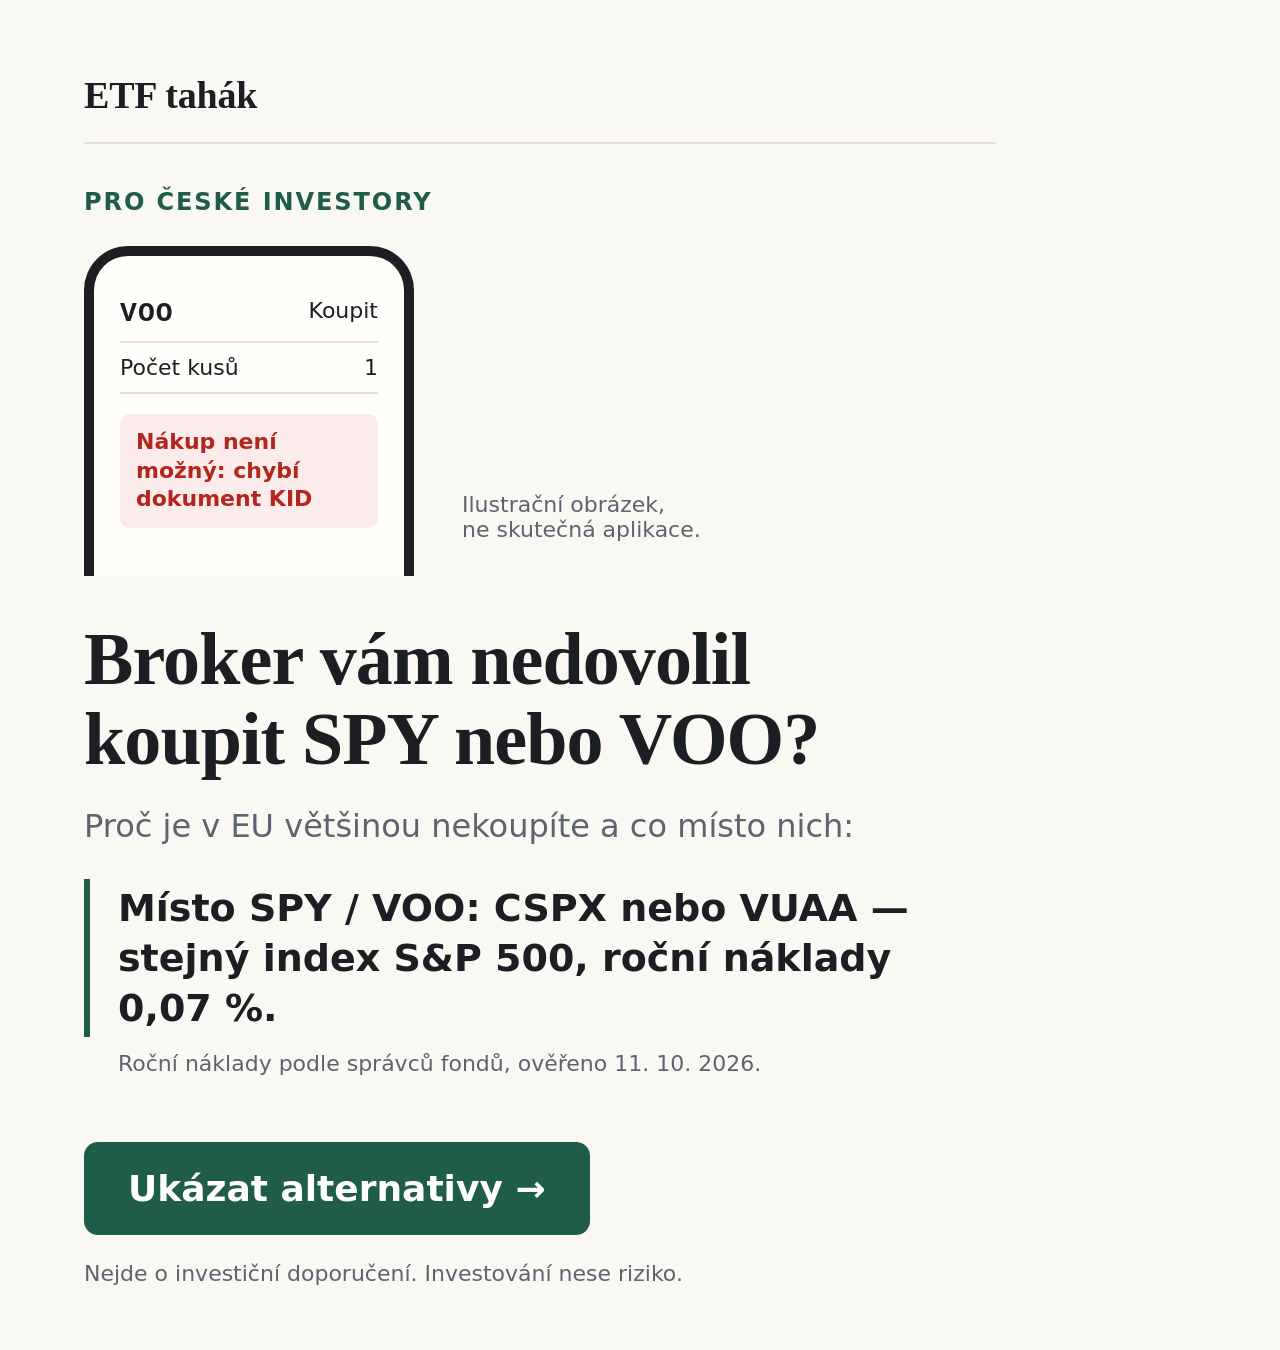
<file: ads/ad-a.html>
<!doctype html>
<html lang="cs">
<head>
  <meta charset="utf-8">
  <title>Reklama A: problém (1080×1350)</title>
  <meta name="robots" content="noindex">
  <link rel="icon" href="data:,">
  <link rel="stylesheet" href="ads.css">
</head>
<body>
  <!-- Landing URL: /?utm_source=meta&utm_medium=paid_social&utm_campaign=etf_cz_2026q4&utm_content=ad_a_problem -->
  <!-- Figures: CSPX TER 0.07 %, VUAA OCF 0.07 % (docs/step-1-research.md §4c, issuer factsheets, checked 2026-10-11).
       Same wording as the variant A teaser on the landing page. -->
  <div class="ad ad-a">
    <div class="brand">ETF tahák</div>
    <p class="eyebrow">Pro české investory</p>
    <div class="stage">
      <div class="phone" aria-hidden="true">
        <div class="row"><span class="ticker">VOO</span><span>Koupit</span></div>
        <div class="row"><span>Počet kusů</span><span>1</span></div>
        <div class="err">Nákup není možný: chybí dokument KID</div>
      </div>
      <p class="caption">Ilustrační obrázek,<br>ne skutečná aplikace.</p>
    </div>
    <h1 class="hook">Broker vám nedovolil koupit SPY nebo VOO?</h1>
    <p class="body">Proč je v&nbsp;EU většinou nekoupíte a&nbsp;co místo nich:</p>
    <p class="teaser">Místo SPY / VOO: CSPX nebo VUAA — stejný index S&amp;P&nbsp;500, roční náklady 0,07&nbsp;%.</p>
    <p class="source">Roční náklady podle správců fondů, ověřeno 11.&nbsp;10.&nbsp;2026.</p>
    <span class="cta">Ukázat alternativy →</span>
    <p class="legal">Nejde o&nbsp;investiční doporučení. Investování nese riziko.</p>
  </div>
</body>
</html>
</file>
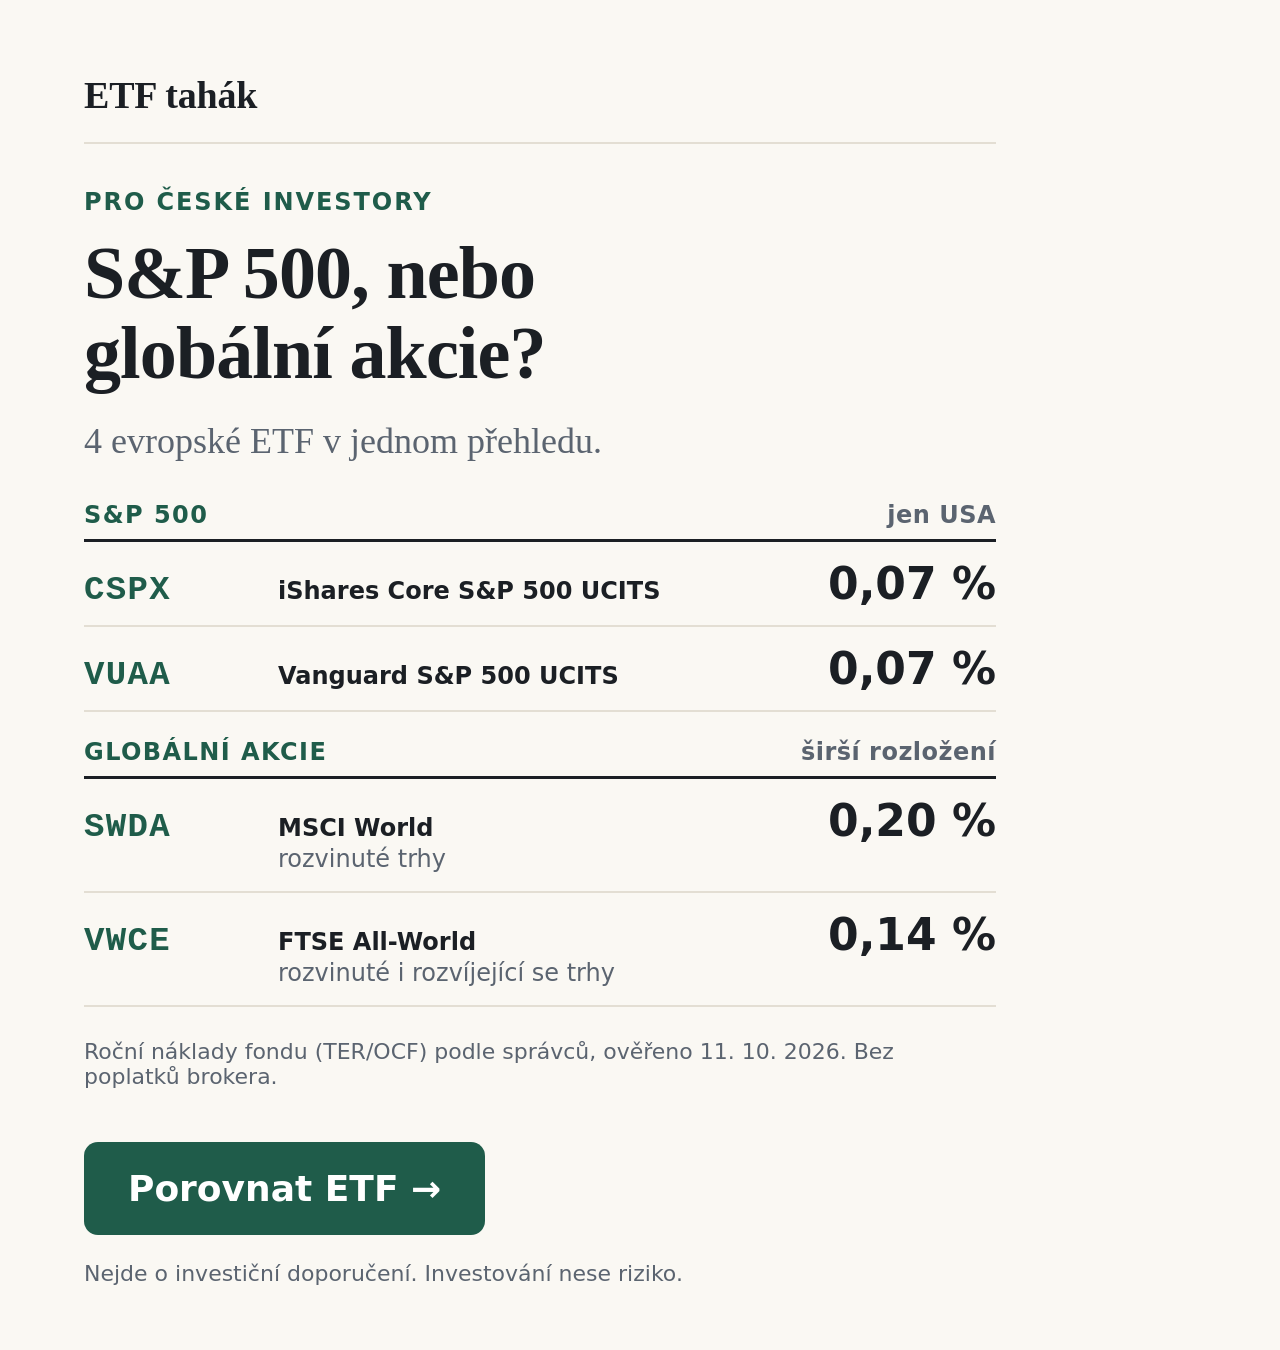
<file: ads/ad-b.html>
<!doctype html>
<html lang="cs">
<head>
  <meta charset="utf-8">
  <title>Reklama B: srovnání (1080×1350)</title>
  <meta name="robots" content="noindex">
  <link rel="icon" href="data:,">
  <link rel="stylesheet" href="ads.css">
</head>
<body>
  <!-- Landing URL: /?utm_source=meta&utm_medium=paid_social&utm_campaign=etf_cz_2026q4&utm_content=ad_b_compare -->
  <!-- Figures: docs/step-1-research.md §4c (issuer factsheets, checked 2026-10-11).
       Coverage: MSCI World = developed markets; FTSE All-World = developed + emerging. -->
  <div class="ad ad-b">
    <div class="brand">ETF tahák</div>
    <p class="eyebrow">Pro české investory</p>
    <h1 class="hook">S&amp;P&nbsp;500, nebo globální akcie?</h1>
    <p class="sub">4&nbsp;evropské ETF v&nbsp;jednom přehledu.</p>

    <div class="group">
      <div class="group-label">S&amp;P&nbsp;500 <span>jen USA</span></div>
      <div class="fund"><span class="tk">CSPX</span><span class="nm"><strong>iShares Core S&amp;P&nbsp;500 UCITS</strong></span><span class="fee">0,07&nbsp;%</span></div>
      <div class="fund"><span class="tk">VUAA</span><span class="nm"><strong>Vanguard S&amp;P&nbsp;500 UCITS</strong></span><span class="fee">0,07&nbsp;%</span></div>
    </div>
    <div class="group">
      <div class="group-label">Globální akcie <span>širší rozložení</span></div>
      <div class="fund"><span class="tk">SWDA</span><span class="nm"><strong>MSCI World</strong><br>rozvinuté trhy</span><span class="fee">0,20&nbsp;%</span></div>
      <div class="fund"><span class="tk">VWCE</span><span class="nm"><strong>FTSE All-World</strong><br>rozvinuté i&nbsp;rozvíjející se trhy</span><span class="fee">0,14&nbsp;%</span></div>
    </div>
    <p class="note">Roční náklady fondu (TER/OCF) podle správců, ověřeno 11.&nbsp;10.&nbsp;2026. Bez poplatků brokera.</p>

    <span class="cta">Porovnat ETF →</span>
    <p class="legal">Nejde o&nbsp;investiční doporučení. Investování nese riziko.</p>
  </div>
</body>
</html>
</file>
<file: assets/styles.css>
/* Mobile-first styles. Light palette on :root, dark overrides below.
   Editorial direction: warm paper, dark ink, one deep-green accent,
   serif headings over a system sans-serif body. */
:root {
  /* Colour */
  --bg: #faf8f3;          /* paper */
  --bg-alt: #f3efe6;      /* alternate section paper */
  --surface: #fffefb;     /* cards, table, form */
  --text: #1b1f24;        /* ink */
  --muted: #5b6470;
  --border: #e3ded3;      /* rules */
  --border-strong: #857e72; /* input boundaries, >= 3:1 on all backgrounds */
  --accent: #1f5c4a;      /* deep green */
  --accent-text: #ffffff;
  --accent-soft: #e3eee8;
  --warn-soft: #f8f0dd;
  --warn-border: #d9b86e;
  --error: #b3261e;

  /* Type. Czech diacritics checked in Chrome on macOS for Iowan Old Style, Charter, Georgia and the system sans. */
  --font-sans: system-ui, -apple-system, "Segoe UI", Roboto, "Helvetica Neue", Arial, sans-serif;
  --font-serif: "Iowan Old Style", Charter, Georgia, "Noto Serif", "Times New Roman", serif;
  --font-mono: ui-monospace, SFMono-Regular, Menlo, Consolas, monospace;

  /* Spacing scale */
  --space-xs: .5rem;
  --space-s: .75rem;
  --space-m: 1rem;
  --space-l: 1.5rem;
  --space-xl: 2.5rem;
  --space-2xl: 3.5rem;

  --radius: 12px;
  --radius-s: 6px;        /* comparison table and fund cards */
  --gutter: 1rem;
  --maxw: 68rem;
  color-scheme: light;
}

@media (prefers-color-scheme: dark) {
  :root {
    --bg: #14171a;
    --bg-alt: #191d21;
    --surface: #1e2328;
    --text: #e8e4da;
    --muted: #a7afb8;
    --border: #2c3238;
    --border-strong: #727b84;
    --accent: #7cc4a8;
    --accent-text: #14171a;
    --accent-soft: #1b2e28;
    --warn-soft: #29231a;
    --warn-border: #7a5f28;
    --error: #ff8a7a;
    color-scheme: dark;
  }
}

*, *::before, *::after { box-sizing: border-box; }

html { scroll-behavior: smooth; }
@media (prefers-reduced-motion: reduce) { html { scroll-behavior: auto; } }

body {
  margin: 0;
  background: var(--bg);
  color: var(--text);
  font: 1rem/1.6 var(--font-sans);
  -webkit-text-size-adjust: 100%;
}

img { max-width: 100%; height: auto; }
a { color: var(--accent); text-underline-offset: 2px; }
a:focus-visible, button:focus-visible, summary:focus-visible, input:focus-visible, [tabindex]:focus-visible {
  outline: 3px solid var(--accent);
  outline-offset: 2px;
}
code { font-family: var(--font-mono); font-size: .92em; }

.wrap {
  max-width: var(--maxw);
  margin: 0 auto;
  padding-inline: max(var(--gutter), env(safe-area-inset-left, 0px));
}

.skip-link {
  position: absolute; left: -9999px; top: 0;
  background: var(--accent); color: var(--accent-text); padding: .5rem 1rem; z-index: 10;
}
.skip-link:focus { left: 0; }

/* Header */
.site-header {
  position: sticky; top: 0; z-index: 5;
  background: var(--bg);
  border-bottom: 1px solid var(--border);
  padding-top: env(safe-area-inset-top, 0px);
}
.site-header .wrap { display: flex; align-items: center; justify-content: space-between; min-height: 3.25rem; }
.logo { font-family: var(--font-serif); font-weight: 700; font-size: 1.1rem; letter-spacing: -.005em; }
.header-cta { font-weight: 600; font-size: .95rem; padding: .5rem 0; }

/* Typography */
h1, h2, h3, h4 { font-family: var(--font-serif); font-weight: 700; line-height: 1.2; margin: 0 0 var(--space-s); text-wrap: balance; }
h1 { font-size: clamp(1.65rem, 1.05rem + 3.6vw, 2.9rem); letter-spacing: -.01em; }
h2 { font-size: clamp(1.45rem, 1.15rem + 1.4vw, 2.1rem); }
h3 { font-size: 1.25rem; margin-top: 2rem; }
h4 { font-size: 1.05rem; }
p { margin: 0 0 var(--space-m); }
/* Never below 13px. */
small { color: var(--muted); font-size: max(.85em, .8125rem); }
/* Footnote markers: readable size without stretching the line height. */
sup { font-size: .8125rem; line-height: 0; }

.eyebrow { text-transform: uppercase; letter-spacing: .08em; font-size: .8125rem; font-weight: 700; color: var(--accent); margin-bottom: var(--space-xs); }
.lead { font-size: 1.1rem; color: var(--muted); }
.tag {
  display: inline-block; vertical-align: middle;
  font-family: var(--font-sans); font-size: .8125rem; font-weight: 600; text-transform: uppercase; letter-spacing: .05em;
  background: var(--accent-soft); color: var(--accent);
  border-radius: 999px; padding: .15rem .55rem; margin-left: .25rem;
}

/* Sections */
.hero { padding-block: var(--space-l); }
.section { padding-block: 2rem; }
.section-alt { background: var(--bg-alt); }
.section-note { color: var(--muted); }
.group-title { margin-top: 2.5rem; }

/* Buttons */
.hero-actions { display: flex; flex-direction: column; gap: .75rem; margin: var(--space-m) 0; }
.btn {
  display: inline-flex; align-items: center; justify-content: center;
  min-height: 3rem; padding: .75rem 1.25rem;
  border-radius: var(--radius); border: 2px solid var(--accent);
  font: inherit; font-weight: 700; text-decoration: none; cursor: pointer;
}
.btn-primary { background: var(--accent); color: var(--accent-text); }
.btn-ghost { background: transparent; color: var(--accent); }
.disclaimer-inline { font-size: .85rem; color: var(--muted); margin-bottom: 0; }
/* CTA at the end of a section (after the comparison). Full width on phones. */
.section-cta { margin: var(--space-l) 0 0; }
.section-cta .btn { width: 100%; }
@media (min-width: 40rem) { .section-cta .btn { width: auto; } }
/* Hero teaser: the ad's promise answered with sourced numbers. */
.hero-teaser {
  margin: var(--space-m) 0 .25rem; padding-left: var(--space-s);
  border-left: 3px solid var(--accent);
  font-weight: 600; font-variant-numeric: tabular-nums;
}
.hero-teaser-src { font-size: .8125rem; color: var(--muted); margin: 0 0 0 calc(var(--space-s) + 3px); }

/* Steps */
.steps { padding-left: 1.25rem; margin: 0; }
.steps li { margin-bottom: 1.25rem; }
.steps li:last-child { margin-bottom: 0; }
.steps strong { display: block; }
.src { display: block; font-size: .85rem; margin-top: .25rem; }

/* US table */
.table-scroll { overflow-x: auto; border: 1px solid var(--border); border-radius: var(--radius-s); background: var(--surface); margin-bottom: 1rem; }
.data-table { border-collapse: collapse; width: 100%; min-width: 40rem; font-size: .92rem; font-variant-numeric: tabular-nums; }
.data-table th, .data-table td { text-align: left; padding: .65rem .75rem; border-bottom: 1px solid var(--border); vertical-align: top; }
.data-table thead th { font-size: .8125rem; text-transform: uppercase; letter-spacing: .04em; color: var(--muted); }
.data-table tbody tr:last-child > * { border-bottom: 0; }

/* Narrow screens: the same table, each fund row stacked into a labelled
   block, so no column is hidden behind horizontal scrolling. Labels come
   from data-label; values and links stay in the original cells. */
@media (max-width: 47.9375rem) {
  .data-table { min-width: 0; }
  .data-table thead {
    /* Visually hidden, still available to assistive technology. */
    position: absolute; width: 1px; height: 1px; overflow: hidden;
    clip-path: inset(50%); white-space: nowrap;
  }
  .data-table, .data-table tbody, .data-table tr, .data-table th, .data-table td { display: block; }
  .data-table tbody tr { padding: .75rem; border-bottom: 1px solid var(--border); }
  .data-table tbody tr:last-child { border-bottom: 0; }
  .data-table tbody th { padding: 0 0 .35rem; border-bottom: 0; }
  .data-table td { position: relative; padding: .4rem 0 .4rem 7rem; border-bottom: 0; }
  .data-table tbody tr > td:not(:last-child) { border-bottom: 1px solid var(--border); }
  .data-table td::before {
    content: attr(data-label);
    position: absolute; left: 0; top: .4rem; width: 6.5rem;
    white-space: nowrap; color: var(--muted);
  }
}

/* UCITS fund cards: ticker first, fee and index as key facts, then the
   remaining facts as label/value rows, then source links as tappable rows. */
.cards { display: grid; gap: 1rem; grid-template-columns: 1fr; }
.card {
  background: var(--surface);
  border: 1px solid var(--border);
  border-radius: var(--radius-s);
  padding: 1rem 1rem .25rem;
}
.card h4 { margin-bottom: var(--space-s); }
.card-ticker {
  display: block; margin-bottom: .2rem;
  font-family: var(--font-mono); font-size: 1rem; font-weight: 700; letter-spacing: .04em;
  color: var(--accent);
}
.facts { display: grid; grid-template-columns: 1fr 1fr; column-gap: 1rem; margin: 0 0 .5rem; }
.facts > div { grid-column: 1 / -1; display: grid; grid-template-columns: minmax(6.5rem, 38%) 1fr; gap: .5rem; padding: .4rem 0; border-bottom: 1px solid var(--border); }
.facts > div:last-child { border-bottom: 0; }
.facts dt { color: var(--muted); font-size: .88rem; }
.facts dd { margin: 0; font-weight: 600; overflow-wrap: anywhere; font-variant-numeric: tabular-nums; }
.facts dd small { font-weight: 400; }
/* Key facts: two columns, label above value, fee in large type. */
.facts > .fact-key { grid-column: auto; display: block; padding: .25rem 0 .75rem; border-bottom: 2px solid var(--text); }
.facts > .fact-key dt { font-size: .8125rem; }
.facts > .fact-key dd { font-size: 1.05rem; line-height: 1.3; }
.facts > .fact-key:first-child dd { font-size: 1.6rem; line-height: 1.2; }
/* Source links: full-width rows, at least 44px tall. */
.card-src { list-style: none; margin: 0; padding: 0; font-size: .9rem; }
.card-src li { border-top: 1px solid var(--border); }
.card-src a { display: flex; align-items: center; justify-content: space-between; gap: .5rem; min-height: 2.75rem; padding: .35rem 0; }
/* Decorative arrow, hidden from assistive technology where "/ alt" is supported. */
.card-src a::after { content: "→"; content: "→" / ""; text-decoration: none; flex: none; }

.notes {
  margin-top: 1.5rem; padding: 1rem;
  background: var(--warn-soft); border: 1px solid var(--warn-border); border-radius: var(--radius);
  font-size: .9rem;
}
.notes p:last-child { margin-bottom: 0; }

/* Comparison disclosures. Native <details>; app.js opens them from 48rem. */
.us-funds { margin-top: var(--space-xl); }
.us-funds > summary, .card-more > summary {
  display: flex; align-items: center; justify-content: space-between; gap: .75rem;
  min-height: 2.75rem; cursor: pointer; list-style: none;
}
.us-funds > summary::-webkit-details-marker, .card-more > summary::-webkit-details-marker { display: none; }
/* Open/closed indicator; decorative, hidden from assistive technology where "/ alt" is supported. */
.us-funds > summary::after, .card-more > summary::after {
  content: "+"; content: "+" / ""; flex: none;
  font: 700 1.25rem/1 var(--font-sans); color: var(--accent);
}
.us-funds[open] > summary::after, .card-more[open] > summary::after { content: "−"; content: "−" / ""; }
.us-funds > summary { border-top: 2px solid var(--text); padding-top: var(--space-xs); margin-bottom: var(--space-s); }
.us-funds > summary h3 { margin: 0; text-wrap: wrap; } /* balance pushed this heading + tag to 4 lines */
.card-more { border-top: 1px solid var(--border); }
.card-more > summary { font-size: .9rem; font-weight: 600; color: var(--accent); }
.card-more > .facts { margin-top: 0; }

/* Lead magnet */
.magnet { display: grid; grid-template-columns: 1fr auto; gap: var(--space-m); align-items: start; margin-bottom: var(--space-l); }
.magnet .ticks { margin: 0; }
.magnet-preview {
  width: clamp(5.5rem, 26vw, 11.2rem); height: auto;
  border: 1px solid var(--border); border-radius: 2px; background: #fff;
}
.ticks { list-style: none; padding: 0; margin: 0 0 1.5rem; }
.ticks li { padding-left: 1.75rem; position: relative; margin-bottom: .5rem; }
.ticks li::before { content: "✓"; position: absolute; left: 0; color: var(--accent); font-weight: 800; }

/* FAQ */
#faq details { background: var(--surface); border: 1px solid var(--border); border-radius: var(--radius); margin-bottom: .75rem; }
#faq details:last-child { margin-bottom: 0; }
#faq summary { cursor: pointer; font-weight: 600; padding: 1rem; min-height: 3rem; }
#faq details p { padding: 0 1rem 1rem; margin: 0; }

/* Footer */
.site-footer { border-top: 1px solid var(--border); padding-block: 2rem calc(2rem + env(safe-area-inset-bottom, 0px)); font-size: .85rem; color: var(--muted); }

/* Wider screens */
@media (min-width: 40rem) {
  .hero-actions { flex-direction: row; flex-wrap: wrap; }
}
@media (min-width: 48rem) {
  :root { --gutter: 1.5rem; }
  .hero { padding-block: var(--space-2xl) 4rem; }
  .section { padding-block: var(--space-2xl); }
  .cards { grid-template-columns: 1fr 1fr; }
}

/* Lead form */
.lead-form, .lead-success {
  background: var(--surface);
  border: 1px solid var(--border);
  border-radius: var(--radius);
  padding: 1.25rem 1rem;
  max-width: 32rem;
}
.lead-success:focus { outline: none; }
/* Groups the form controls (disabled until app.js runs); no visual box. */
.lead-fields { border: 0; margin: 0; padding: 0; min-width: 0; }
.demo-banner {
  background: var(--warn-soft); border: 1px solid var(--warn-border);
  border-radius: 8px; padding: .6rem .75rem; font-size: .88rem;
}
.field { margin-bottom: 1rem; }
.field label { display: block; font-weight: 600; margin-bottom: .35rem; }
.field input[type="email"], .field input[type="text"] {
  width: 100%; min-height: 3rem; padding: .65rem .8rem;
  font: inherit; font-size: 1rem; /* 16px avoids iOS zoom on focus */
  color: var(--text); background: var(--bg);
  border: 1px solid var(--border-strong); border-radius: 8px;
}
.field input[aria-invalid="true"] { border-color: var(--error); }
.field-check { display: grid; grid-template-columns: auto 1fr; gap: .6rem; align-items: start; }
.field-check input { width: 1.4rem; height: 1.4rem; margin: .15rem 0 0; accent-color: var(--accent); }
.field-check label { font-weight: 400; margin: 0; }
.optional { color: var(--muted); font-weight: 400; font-size: .88em; }
.field-error, .form-error { color: var(--error); font-size: .9rem; margin: .35rem 0 0; }
.form-note { font-size: .85rem; color: var(--muted); margin: .75rem 0 0; }
.btn-block { width: 100%; }
.btn:disabled { opacity: .6; cursor: not-allowed; }
.btn[aria-busy="true"] { cursor: progress; }
.hp { position: absolute; left: -9999px; width: 1px; height: 1px; overflow: hidden; }

/* Keep anchor targets clear of the sticky header */
section[id], #lead-success { scroll-margin-top: calc(3.25rem + 1px + env(safe-area-inset-top, 0px)); }
.lead-success h3 { margin-top: 0; }

/* ?debug=1 event log */
.debug-panel {
  position: fixed; right: .5rem; bottom: calc(.5rem + env(safe-area-inset-bottom, 0px)); z-index: 20;
  max-width: min(18rem, calc(100% - 1rem)); max-height: 40vh; overflow: auto;
  background: #111; color: #9fef9f; font: 12px/1.4 ui-monospace, Menlo, monospace;
  padding: .5rem .75rem; border-radius: 8px; opacity: .92;
}
.debug-panel ol { margin: .25rem 0 0; padding-left: 1.25rem; }
.debug-panel p { margin: .2rem 0 0; color: #f0d27a; }
</file>
<file: assets/tahak.css>
/* Print layout for tahak.html, the source of assets/tahak-etf.pdf (A4).
   Same visual identity as the site (serif headings, ink text, deep-green
   accent, warm rules, monospace tickers). The page itself stays white so the
   PDF prints cleanly; the warm paper tone is used only for the notes box. */
@page { size: A4; margin: 14mm 14mm 16mm; }
:root {
  --text: #1b1f24;
  --muted: #5b6470;
  --border: #e3ded3;
  --accent: #1f5c4a;
  --warn-soft: #f8f0dd;
  --warn-border: #d9b86e;
  --font-sans: system-ui, -apple-system, "Segoe UI", Roboto, "Helvetica Neue", Arial, sans-serif;
  --font-serif: "Iowan Old Style", Charter, Georgia, "Noto Serif", "Times New Roman", serif;
  --font-mono: ui-monospace, SFMono-Regular, Menlo, Consolas, monospace;
}
* { box-sizing: border-box; }
body { margin: 0; color: var(--text); background: #fff; font: 10pt/1.45 var(--font-sans); }
.page { break-after: page; }
.page:last-child { break-after: auto; }

.brand { display: flex; justify-content: space-between; align-items: baseline; padding-bottom: 2mm; margin-bottom: 4mm; border-bottom: .3mm solid var(--border); font-size: 8pt; color: var(--muted); }
.brand strong { font: 700 12pt var(--font-serif); color: var(--text); }
h1 { font: 700 21pt/1.15 var(--font-serif); letter-spacing: -.01em; margin: 0 0 2mm; }
h2 { font: 700 13pt/1.2 var(--font-serif); margin: 5mm 0 2mm; }
.page-top { margin-top: 0; }
p { margin: 0 0 2.5mm; }
.sub { color: var(--muted); margin-bottom: 4mm; }
a { color: var(--accent); }

table { width: 100%; border-collapse: collapse; font-size: 8.4pt; font-variant-numeric: tabular-nums; }
tr { break-inside: avoid; }
th, td { text-align: left; vertical-align: top; padding: 1.3mm 1.6mm; border-bottom: .3mm solid var(--border); }
thead th { font-size: 7.4pt; font-weight: 700; text-transform: uppercase; letter-spacing: .04em; color: var(--muted); border-bottom: .5mm solid var(--text); }
.grp td { padding-top: 2.4mm; font-weight: 700; color: var(--accent); border-bottom: .5mm solid var(--text); }
.tk { font: 700 8.8pt var(--font-mono); letter-spacing: .04em; color: var(--accent); }
th:first-child, td:first-child { padding-left: 0; }
code { font: 8.2pt var(--font-mono); }
small, .note { color: var(--muted); font-size: 7.6pt; }

ol.check { padding-left: 0; list-style: none; counter-reset: c; margin: 0; }
ol.check li { counter-increment: c; position: relative; padding: 0 0 2.6mm 9mm; break-inside: avoid; }
ol.check li::before { content: counter(c); position: absolute; left: 0; top: -.2mm; width: 6mm; height: 6mm; border-radius: 50%; background: var(--accent); color: #fff; font-weight: 700; font-size: 8.5pt; text-align: center; line-height: 6mm; }
ul.kid { margin: 0; padding-left: 5mm; }
.box { border: .3mm solid var(--warn-border); background: var(--warn-soft); border-radius: 1.5mm; padding: 3mm 4mm; margin-top: 4mm; break-inside: avoid; }
.src p { margin-bottom: 1.6mm; }
.src a { word-break: break-all; }
footer { margin-top: 5mm; padding-top: 2mm; border-top: .3mm solid var(--border); font-size: 7.6pt; color: var(--muted); }
@media screen { body { max-width: 210mm; margin: 0 auto; padding: 10mm; } }
</file>
<file: ads/ads.css>
/* Ad creatives, rendered at 1080x1350 (4:5 feed format).
   Same visual identity as the site (assets/styles.css, light theme):
   warm paper, dark ink, one deep-green accent, serif headings over a
   system sans-serif, monospace tickers. */
:root {
  --bg: #faf8f3;
  --surface: #fffefb;
  --text: #1b1f24;
  --muted: #5b6470;
  --border: #e3ded3;
  --accent: #1f5c4a;
  --accent-text: #ffffff;
  --error: #b3261e;
  --font-sans: system-ui, -apple-system, "Segoe UI", Roboto, "Helvetica Neue", Arial, sans-serif;
  --font-serif: "Iowan Old Style", Charter, Georgia, "Noto Serif", "Times New Roman", serif;
  --font-mono: ui-monospace, SFMono-Regular, Menlo, Consolas, monospace;
}
* { box-sizing: border-box; }
html, body { margin: 0; }
body { width: 1080px; height: 1350px; overflow: hidden; background: var(--bg); color: var(--text); font-family: var(--font-sans); }

.ad { width: 1080px; height: 1350px; padding: 76px 84px 64px; display: flex; flex-direction: column; }
.brand { font: 700 38px/1 var(--font-serif); letter-spacing: -.005em; padding-bottom: 28px; border-bottom: 2px solid var(--border); margin-bottom: 44px; }
.eyebrow { font-size: 24px; font-weight: 700; letter-spacing: .08em; text-transform: uppercase; color: var(--accent); margin: 0 0 18px; }
.hook { font: 700 74px/1.08 var(--font-serif); letter-spacing: -.012em; margin: 0 0 24px; text-wrap: balance; }
.sub { font: 400 36px/1.3 var(--font-serif); color: var(--muted); margin: 0 0 36px; }
.body { font-size: 32px; line-height: 1.4; color: var(--muted); margin: 0 0 30px; }
.teaser { border-left: 6px solid var(--accent); padding: 4px 0 4px 28px; margin: 0 0 14px; font-size: 38px; line-height: 1.32; font-weight: 600; font-variant-numeric: tabular-nums; }
.source { font-size: 22px; color: var(--muted); margin: 0 0 0 34px; }
.cta { align-self: flex-start; margin-top: auto; background: var(--accent); color: var(--accent-text); font-size: 36px; font-weight: 700; padding: 26px 44px; border-radius: 14px; }
.legal { font-size: 22px; color: var(--muted); margin: 26px 0 0; }

/* A: problem, then the alternative */
.stage { display: flex; gap: 48px; align-items: flex-end; margin: 12px 0 44px; }
.phone {
  flex: none; width: 330px; height: 330px; background: var(--surface);
  border: 10px solid var(--text); border-bottom: 0; border-radius: 44px 44px 0 0;
  padding: 30px 26px 0; font-size: 22px;
}
.phone .row { display: flex; justify-content: space-between; padding: 12px 0; border-bottom: 2px solid var(--border); }
.phone .ticker { font: 700 28px var(--font-mono); letter-spacing: .04em; }
.phone .err { margin-top: 20px; color: var(--error); background: #fbeceb; border-radius: 10px; padding: 14px 16px; font-weight: 600; line-height: 1.3; }
.caption { font-size: 22px; color: var(--muted); padding-bottom: 12px; }

/* B: S&P 500 vs global equities */
.group { margin: 0 0 26px; }
.group-label { display: flex; justify-content: space-between; align-items: baseline; font-size: 24px; font-weight: 700; letter-spacing: .06em; text-transform: uppercase; color: var(--accent); padding-bottom: 10px; border-bottom: 3px solid var(--text); }
.group-label span { font-weight: 600; letter-spacing: .02em; text-transform: none; color: var(--muted); }
.fund { display: grid; grid-template-columns: 170px 1fr auto; align-items: baseline; gap: 24px; padding: 16px 0; border-bottom: 2px solid var(--border); }
.fund .tk { font: 700 34px var(--font-mono); letter-spacing: .04em; color: var(--accent); }
.fund .nm { font-size: 24px; line-height: 1.3; color: var(--muted); }
.fund .nm strong { color: var(--text); font-weight: 600; }
.fund .fee { font-size: 44px; font-weight: 700; font-variant-numeric: tabular-nums; white-space: nowrap; }
.note { font-size: 22px; color: var(--muted); margin: 6px 0 0; }
</file>
